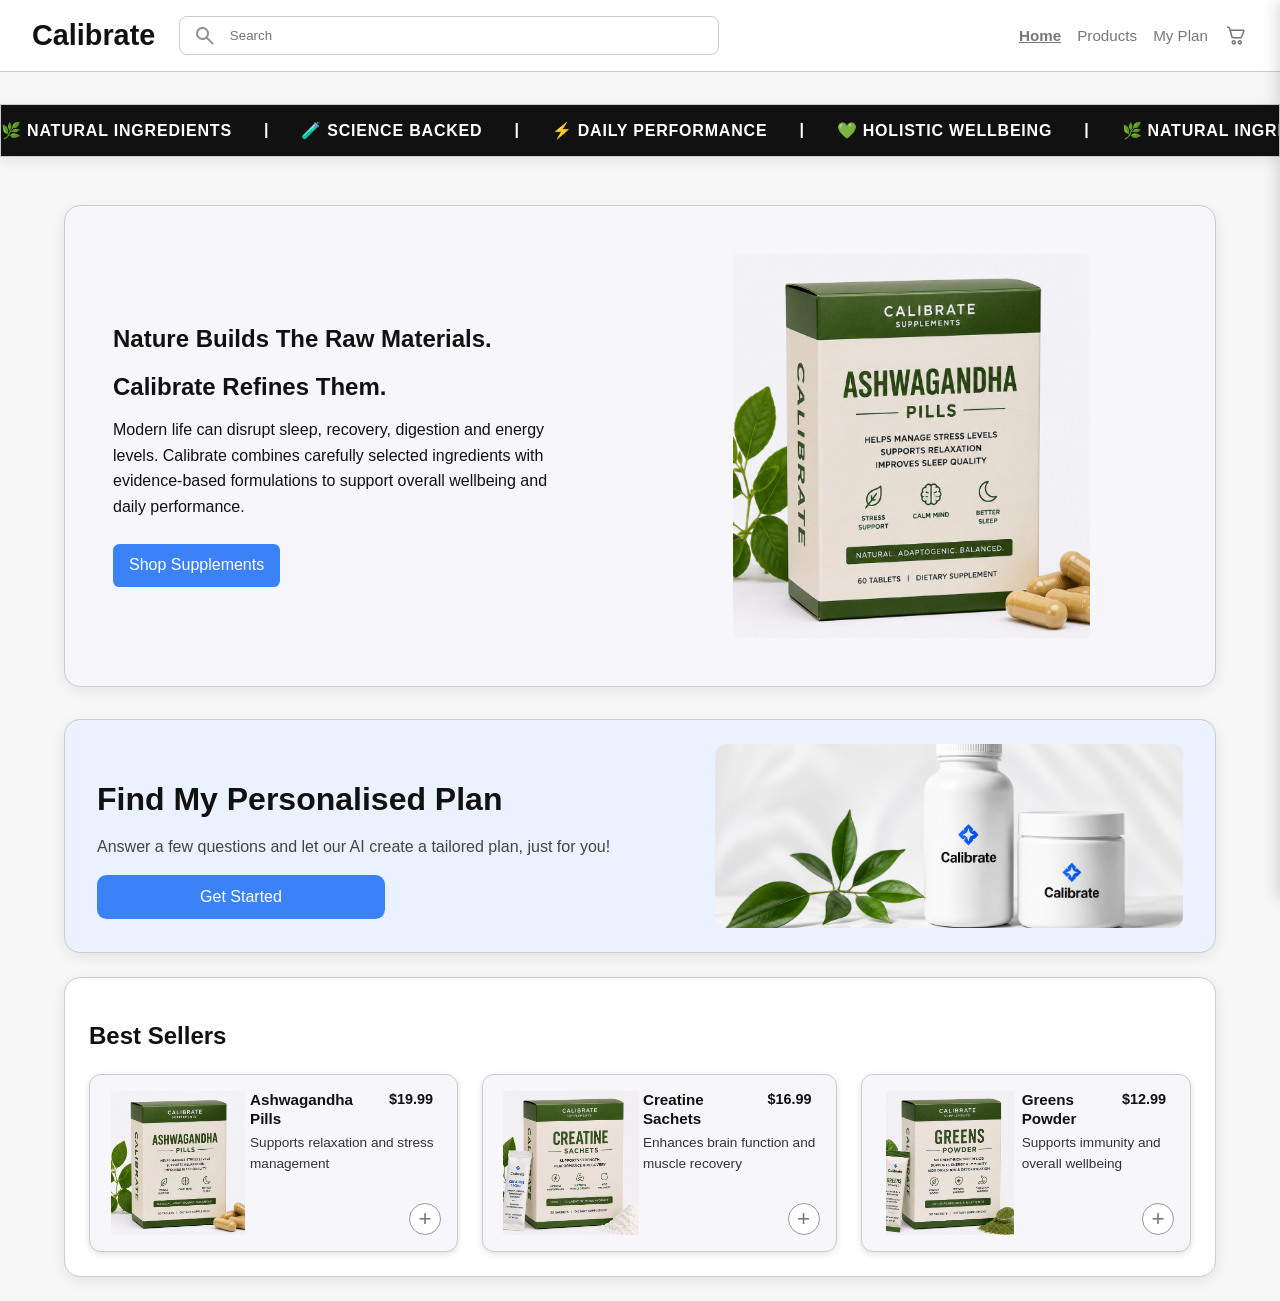
<file: index.html>
<!DOCTYPE html>
<html>


<head>
    <meta name="viewport" content="width=device-width, initial-scale=1.0">
    
    <link rel="stylesheet" href="styles.css">
    <link rel="stylesheet" href="homepage.css">
    <link rel="stylesheet" href="popup-cart.css">
    <link rel="stylesheet" href="responsive.css">

    <title>Calibrate</title>
</head>


<body>

    <header>
        <h1>Calibrate</h1>

        <div class="search-wrapper">
            <img class="search-icon" src="images/search.svg" alt="Search">
            <input class="nav-search" type="text" placeholder="Search">
        </div>

        <nav> <!--allows the user to move between pages-->
            <a href="index.html" class="active-page">Home</a>
            <a href="products.html">Products</a>
            <a href="plan.html">My Plan</a>
            <a class="cart-icon" href="cart.html" aria-label="Cart"> <img class="cart-icon-image" src="images/cart.svg" alt="Cart"></a>
        </nav>
    </header>
    
    <section class="scrolling-banner">
        
        <div class="scrolling-track">
            <span>🌿 NATURAL INGREDIENTS</span><span>|</span>
            <span>🧪 SCIENCE BACKED</span><span>|</span>
            <span>⚡ DAILY PERFORMANCE</span><span>|</span>
            <span>💚 HOLISTIC WELLBEING</span><span>|</span>
            <span>🌿 NATURAL INGREDIENTS</span><span>|</span>
            <span>🧪 SCIENCE BACKED</span><span>|</span>
            <span>⚡ DAILY PERFORMANCE</span><span>|</span>
            <span>💚 HOLISTIC WELLBEING</span><span>|</span>
            <span>🌿 NATURAL INGREDIENTS</span><span>|</span>
            <span>🧪 SCIENCE BACKED</span><span>|</span>
            <span>⚡ DAILY PERFORMANCE</span><span>|</span>
            <span>💚 HOLISTIC WELLBEING</span><span>|</span>
            <span>🌿 NATURAL INGREDIENTS</span><span>|</span>
            <span>🧪 SCIENCE BACKED</span><span>|</span>
            <span>⚡ DAILY PERFORMANCE</span><span>|</span>           
        </div>
    
    </section>

<main>

    <section class="brand-hero">
        
        <div class="brand-hero-content">
            
            <h2>Nature Builds The Raw Materials.</h2>
            
            <h2 class="hero-subheading">Calibrate Refines Them.</h2>
            
            <p>Modern life can disrupt sleep, recovery, digestion and energy levels. 
            Calibrate combines carefully selected ingredients with evidence-based 
            formulations to support overall wellbeing and daily performance.</p>
            
            <a class="button-link" href="products.html">Shop Supplements</a>
        
        </div>
        
        <div class="brand-hero-image">
            <img id="hero-image" src="images/ashwagandha.png" alt="Calibrate Supplements">
        </div>
    
    </section>

     <section class="introduction">
        <div>
            <h2>Find My Personalised Plan</h2>

            <p>Answer a few questions and let our AI create a tailored plan, just for you!</p>

            <!--button links to products page-->
            <a class="button-link" href="plan.html">Get Started</a>
        </div>

        <!--right side image placeholder-->
        <img class="home-image" src="images/homepage.png" alt="Calibrate Products">
    </section>
    
        <!--bestsellers-->
    <section class="product-list-section">
        
        <h2>Best Sellers</h2>
        
        <div class="home-products">
            
        <article class="home-product-card" onclick="window.location.href='ashwagandha.html'">
            <img class="product-card-image" src="images/ashwagandha.png" alt="Ashwagandha Pills">  
            <h3>Ashwagandha Pills</h3>
            <p>Supports relaxation and stress management</p>
            <p>$19.99</p>
            <button class="add-btn" onclick="event.stopPropagation()" data-name="Ashwagandha Pills" data-price="19.99" data-image="images/ashwagandha.png">+</button>
        </article>

        <article class="home-product-card" onclick="window.location.href='creatine.html'">
            <img class="product-card-image" src="images/creatine.png" alt="Creatine Sachets">
            <h3>Creatine Sachets</h3>
            <p>Enhances brain function and muscle recovery</p>
            <p>$16.99</p>
            <button class="add-btn" onclick="event.stopPropagation()" data-name="Creatine Sachets" data-price="16.99" data-image="images/creatine.png">+</button>
        </article>

        <article class="home-product-card" onclick="window.location.href='greens.html'">
            <img class="product-card-image" src="images/greens.png" alt="Greens Powder">
            <h3>Greens Powder</h3>
            <p>Supports immunity and overall wellbeing</p>
            <p>$12.99</p>
            <button class="add-btn" onclick="event.stopPropagation()" data-name="Greens Powder" data-price="12.99" data-image="images/greens.png">+</button>
        </article>

        </div>

    </section>

</main>

<aside id="pop-up-cart" class="pop-up-cart">
        <button id="collapse-pop-up-cart" class="collapse-pop-up-cart">x</button>
        <h2>Your Cart</h2>
        <div id="pop-up-cart-list"></div>
        <a class="button-link pop-up-cart-button" href="cart.html">View Cart</a>
        <button id="clear-pop-up-cart" class="clear-pop-up-cart">Clear Cart</button>
    </aside>

<script src="script.js"></script>
</body>

</html>
</file>
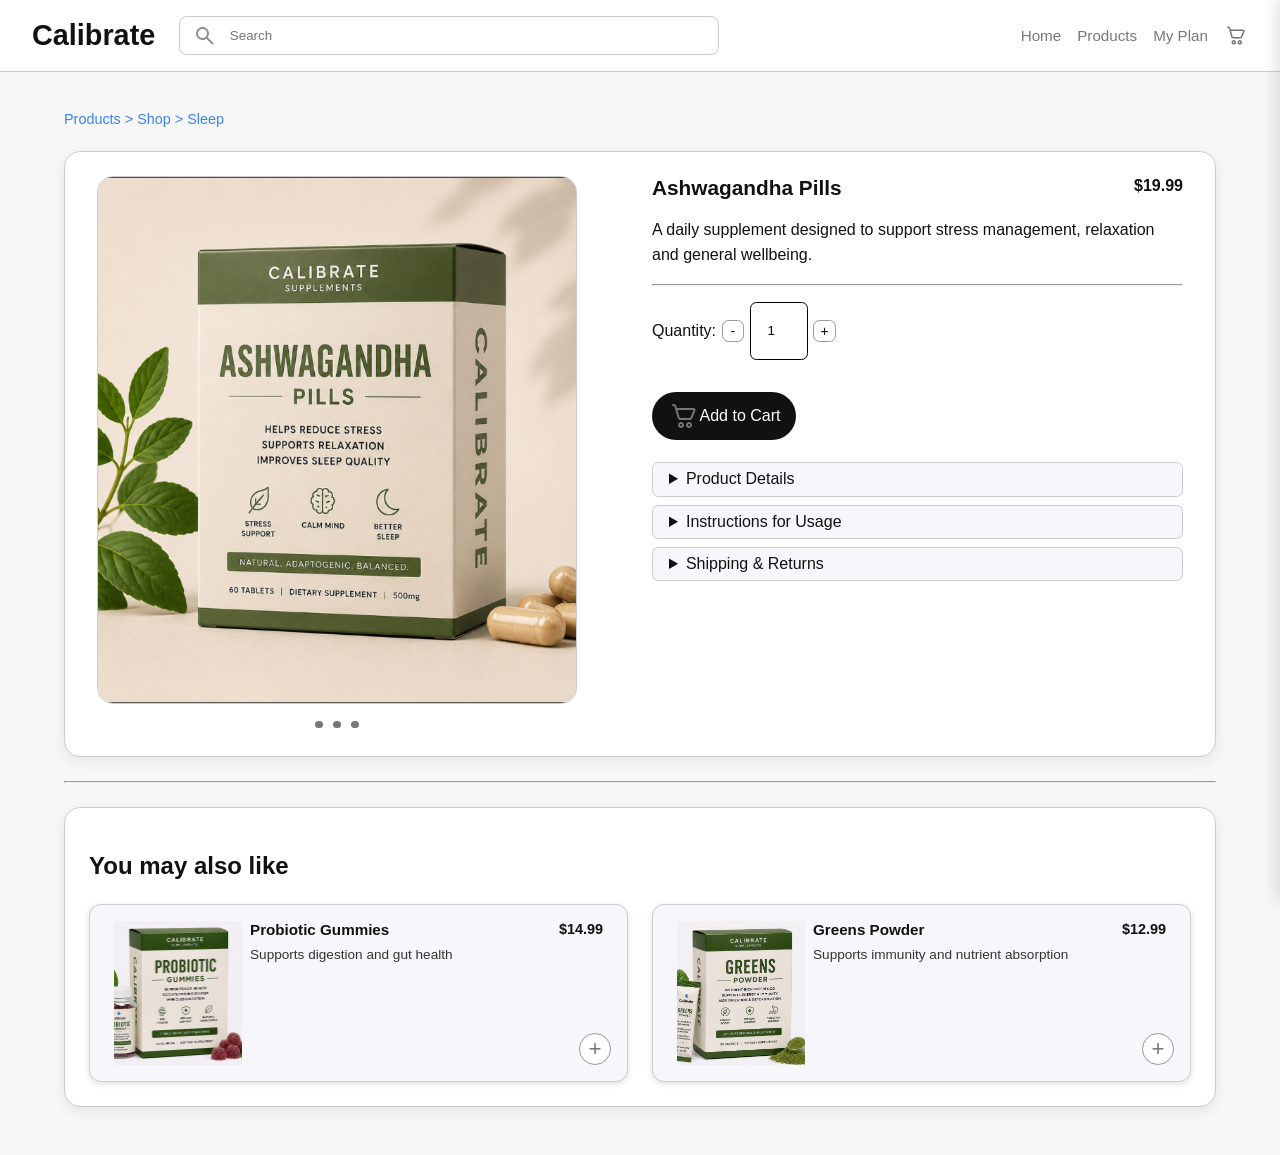
<file: ashwagandha.html>
<!DOCTYPE html>
<html>

<head>
    <meta name="viewport" content="width=device-width, initial-scale=1.0">
    
    <link rel="stylesheet" href="styles.css">
    <link rel="stylesheet" href="product-details.css">
    <link rel="stylesheet" href="popup-cart.css">
    <link rel="stylesheet" href="responsive.css">
    
    <title>Calibrate | Ashwagandha Pills</title>
</head>

<body>

    <header>
        <h1>Calibrate</h1>
        
        <div class="search-wrapper">
            <img class="search-icon" src="images/search.svg" alt="Search">
            <input class="nav-search" type="text" placeholder="Search">
        </div>

        <nav>
            <a href="index.html">Home</a>
            <a href="products.html">Products</a>
            <a href="plan.html">My Plan</a>
            <a class="cart-icon" href="cart.html" aria-label="Cart"> <img class="cart-icon-image" src="images/cart.svg" alt="Cart"></a>
        </nav>
    </header>

    <main>

        <p class="breadcrumbs">
            Products > Shop > Sleep
        </p>

        <section class="product-details">

            <div class="product-gallery">
                <img id="product-image" class="product-detail-image" src="images/ashwagandha1.png" alt="Ashwagandha Pills">

                <div class="image-dots">
                    <span></span>
                    <span></span>
                    <span></span>
                </div>
            </div>

            <div class="product-info">
                <div class="product-title-row">
                    <h2>Ashwagandha Pills</h2>
                    <p class="price">$19.99</p>
                </div>

                <p>
                    A daily supplement designed to support stress management, relaxation and general wellbeing.
                </p>

                <hr>

                <div class="quantity-row">
                    <span>Quantity:</span>
                    <button type="button" class="quantity-btn minus-btn">-</button>
                    <input type="number" value="1" min="1" class="quantity-input">
                    <button type="button" class="quantity-btn plus-btn">+</button>
                </div>
                
                <button class="add-btn product-main-button" data-name="Ashwagandha Pills" data-price="19.99" data-image="images/ashwagandha1.png">
                    <img class="button-cart-icon" src="images/cart.svg" alt="Cart">Add to Cart</button>
                
                <div class="product-accordion">
                    <details>
                        <summary>Product Details</summary>
                        <p>Supports relaxation, stress management and general wellbeing</p>
                    </details>

                    <details>
                        <summary>Instructions for Usage</summary>
                        <p>Take one capsule daily with water, preferably with food</p>
                    </details>

                    <details>
                        <summary>Shipping & Returns</summary>
                        <p>Orders are shipped within 3-5 business days. Returns accepted for unopened products</p>
                    </details>
                </div>
            </div>
        </section>

        <hr>

        <section>
            <h2>You may also like</h2>

            <div class="products">
                <article class="home-product-card" onclick="window.location.href='probiotic.html'">
                <img class="product-card-image" src="images/probiotic.png" alt="Probiotic Gummies">

                <h3>Probiotic Gummies</h3>
                <p>Supports digestion and gut health</p>
                <p>$14.99</p>

                <button class="add-btn" onclick="event.stopPropagation()" data-name="Probiotic Gummies" data-price="14.99" data-image="images/probiotic.png">
                    Add to Cart
                </button>
    
            </article>

            <article class="home-product-card" onclick="window.location.href='greens.html'">
                <img class="product-card-image" src="images/greens.png" alt="Greens Powder">

                <h3>Greens Powder</h3>
                <p>Supports immunity and nutrient absorption</p>
                <p>$12.99</p>

                <button class="add-btn" onclick="event.stopPropagation()" data-name="Greens Powder" data-price="12.99" data-image="images/greens.png">
                    Add to Cart
                </button>
            
            </article>

            </div>
        </section>

    
    </main>

    <aside id="pop-up-cart" class="pop-up-cart">
        <button id="collapse-pop-up-cart" class="collapse-pop-up-cart">x</button>
        <h2>Your Cart</h2>
        <div id="pop-up-cart-list"></div>
        <a class="button-link pop-up-cart-button" href="cart.html">View Cart</a>
        <button id="clear-pop-up-cart" class="clear-pop-up-cart">Clear Cart</button>
    </aside>

    <script src="script.js"></script>

</body>

</html>
</file>
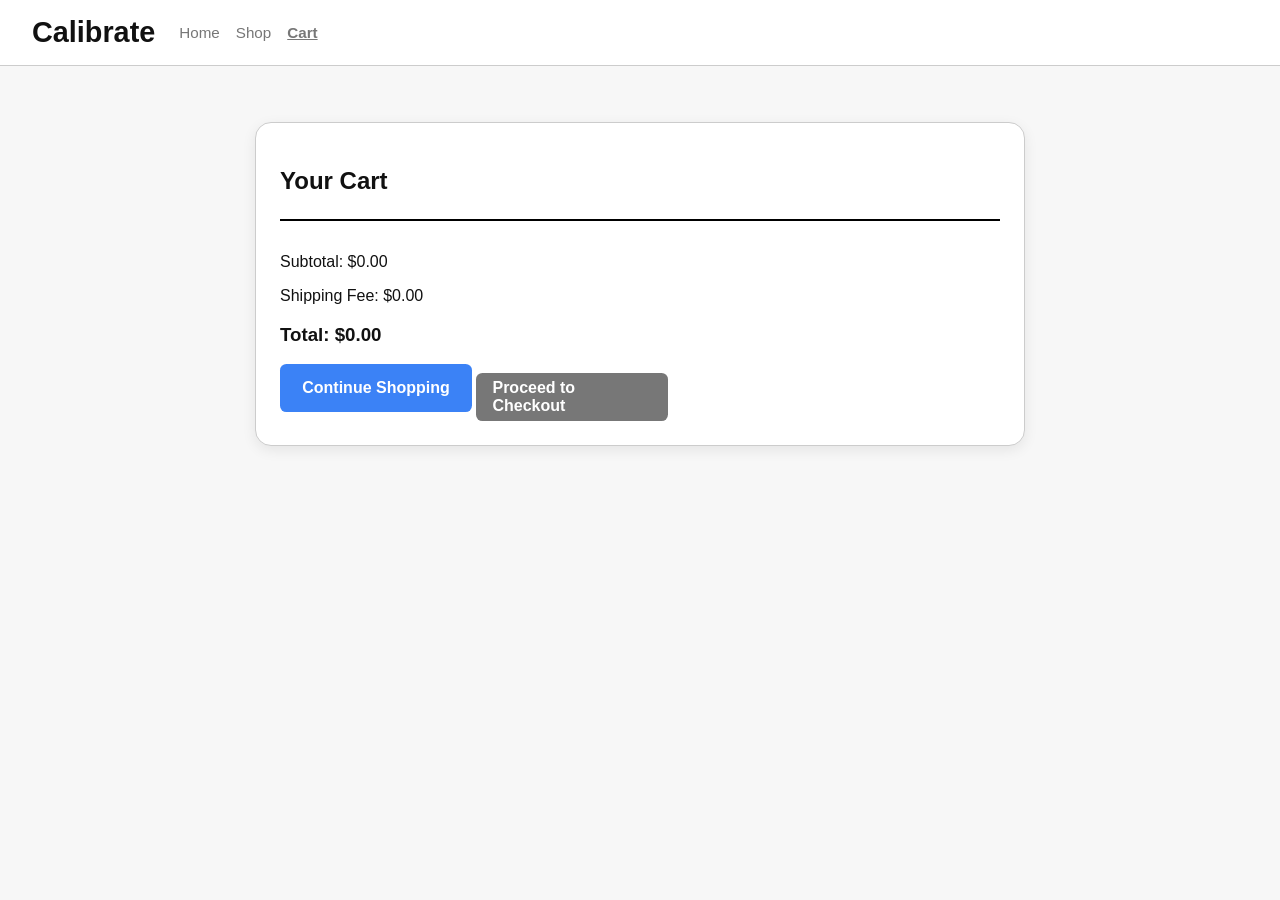
<file: cart.html>
<!DOCTYPE html>
<html>

<head>
    <meta name="viewport" content="width=device-width, initial-scale=1.0">
    
    <link rel="stylesheet" href="styles.css">
    <link rel="stylesheet" href="cart.css">
    <link rel="stylesheet" href="responsive.css">
    <title>Calibrate | Cart</title>
</head>


<body>

    <header>
        <h1>Calibrate</h1>

        <nav>
            <a href="index.html">Home</a>
            <a href="products.html">Shop</a>
            <a href="cart.html" class="active-page">Cart</a>
        </nav>
    </header>


    <main>

        <!--cart section-->
        <section class="cart-page">

            <h2>Your Cart</h2>

            <div id="cart-list"></div>

            <!--cart total-->
            <div class="cart-total">
                <p>Subtotal: <span id="cart-subtotal">$0.00</span></p>
                <p>Shipping Fee: <span id="cart-shipping">$3.99</span></p>
                <h3>Total: <span id="cart-total">$0.00</span></h3>
            </div>

            <a class="button-link cart-action-button" href="products.html">Continue Shopping</a>
            <a class="button-link cart-action button checkout-button" href="checkout.html">Proceed to Checkout</a>

        </section>

    </main>
<script src="script.js"></script>
</body>

</html>
</file>
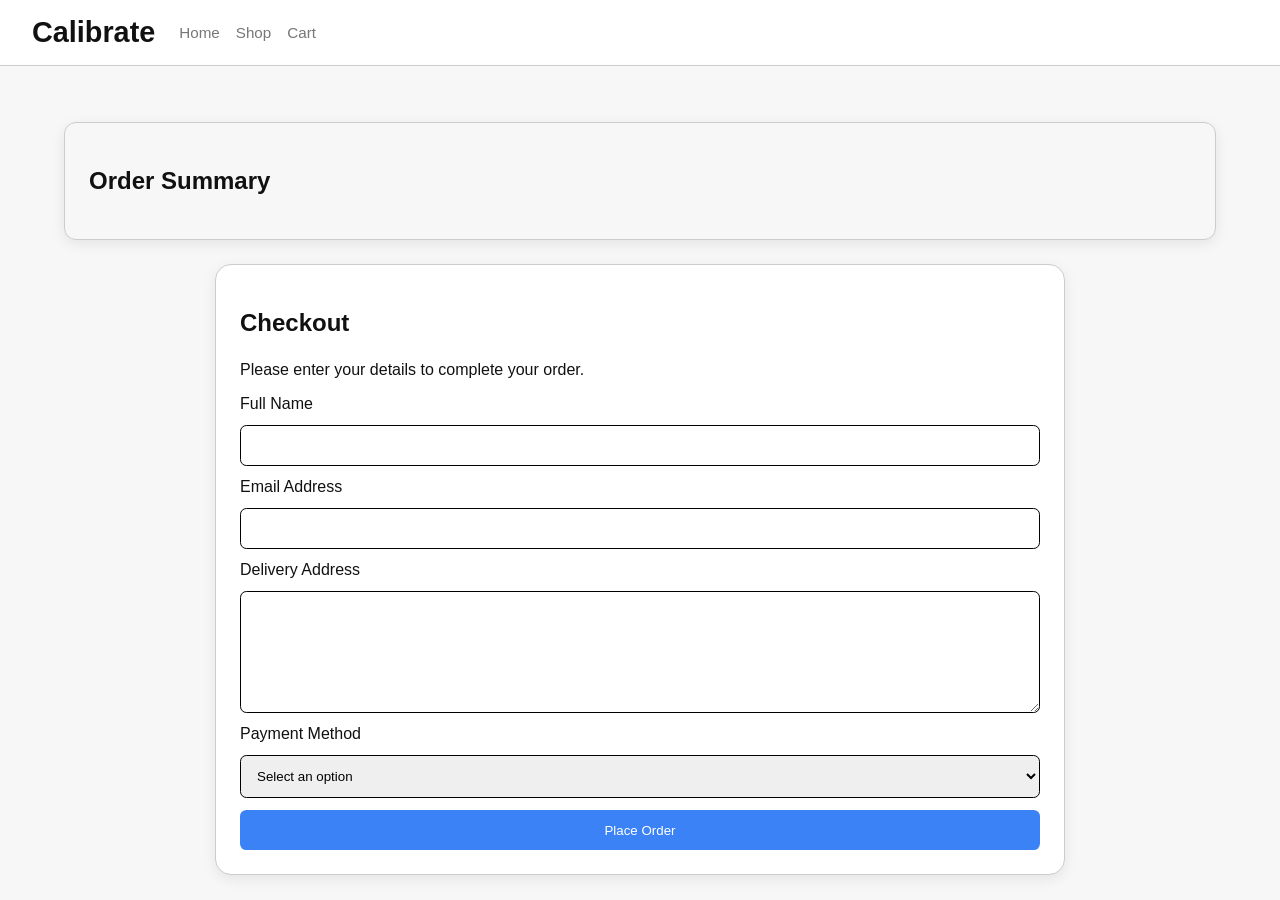
<file: checkout.html>
<!DOCTYPE html>
<html>

<head>
    <meta name="viewport" content="width=device-width, initial-scale=1.0">
    
    <link rel="stylesheet" href="styles.css">
    <link rel="stylesheet" href="cart.css">
    <link rel="stylesheet" href="responsive.css">
    
    <title>Calibrate | Checkout</title>
</head>

<body>

    <header>
        <h1>Calibrate</h1>

        <nav>
            <a href="index.html">Home</a>
            <a href="products.html">Shop</a>
            <a href="cart.html">Cart</a>
        </nav>
    </header>

    <main>

        <div class="order-summary">
            <h2>Order Summary</h2>
            <div id="checkout-list"></div>
        </div>


        <section class="checkout-section">
            <h2>Checkout</h2>
            <p>Please enter your details to complete your order.</p>

            <form action="confirmation.html">

                <label for="name">Full Name</label>
                <input type="text" id="name" name="name" required>

                <label for="email">Email Address</label>
                <input type="email" id="email" name="email" required>

                <label for="address">Delivery Address</label>
                <textarea id="address" name="address" required></textarea>

                <label for="payment">Payment Method</label>
                <select id="payment" name="payment" required>
                    <option value="">Select an option</option>
                    <option value="card">Card</option>
                    <option value="paypal">Paypal</option>
                    <option value="afterpay">Afterpay</option>
                </select>

                <button type="submit">Place Order</button>

            </form>
        </section>

    </main>
    
    <script src="script.js"></script>
</body>

</html>
</file>
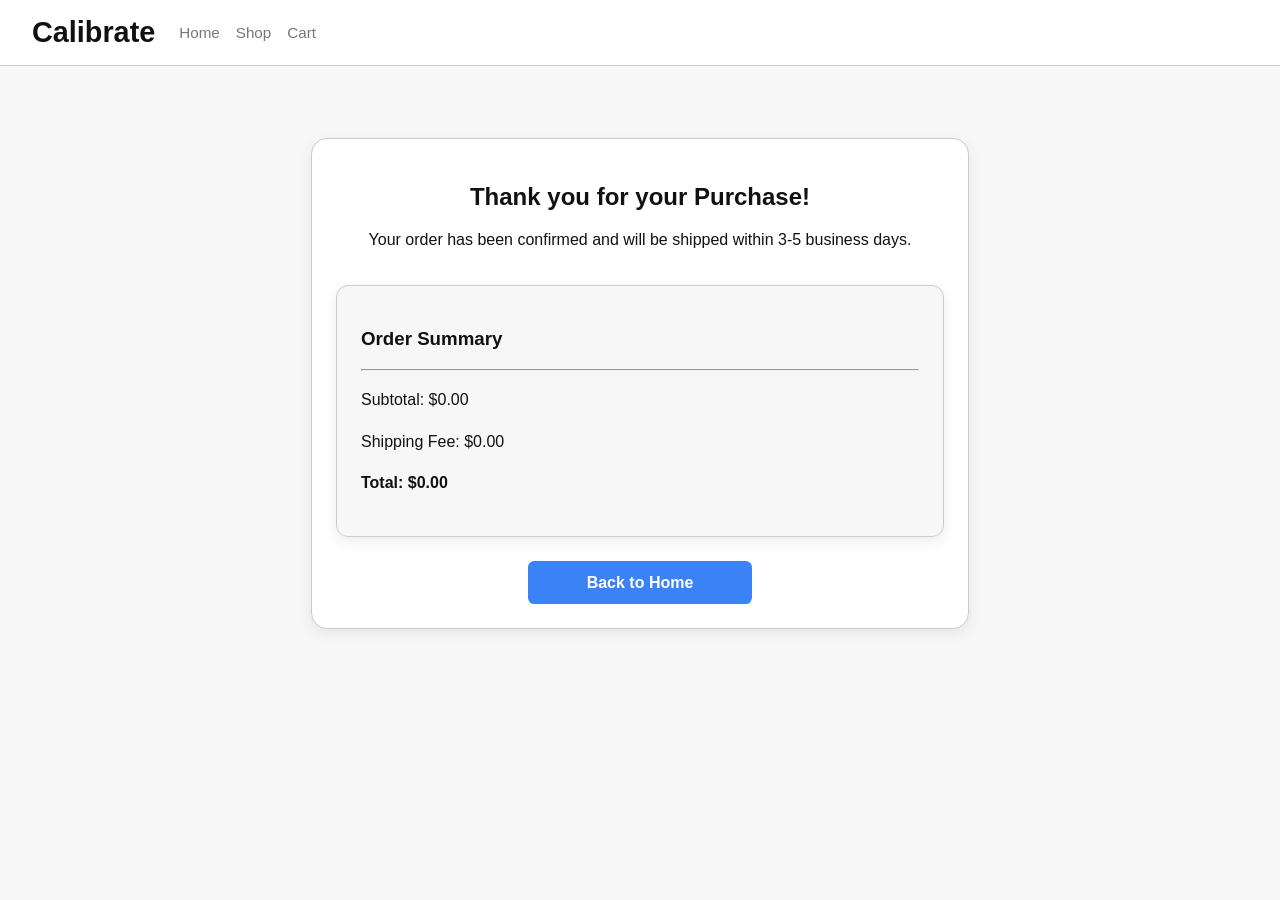
<file: confirmation.html>
<!DOCTYPE html>
<html>

<head>
    <meta name="viewport" content="width=device-width, initial-scale=1.0">
    <link rel="stylesheet" href="styles.css">
    <link rel="stylesheet" href="cart.css">
    <link rel="stylesheet" href="responsive.css">
    
    <title>Calibrate | Confirmation</title>
</head>


<body>

    <header>
        <h1>Calibrate</h1>

        <nav>
            <a href="index.html">Home</a>
            <a href="products.html">Shop</a>
            <a href="cart.html">Cart</a>
        </nav>
    </header>

    <main>

        <!--confirmation-->
        <section class="confirmation-box">

            <h2>Thank you for your Purchase!</h2>
            <p>Your order has been confirmed and will be shipped within 3-5 business days.</p>

            <!--order summary-->
            <div class="order-summary">
                <h3>Order Summary</h3>

                <div id="confirmation-list"></div>

                <hr>

                <p>Subtotal: <span id="cart-subtotal">$0.00</span></p>
                <p>Shipping Fee: <span id="cart-shipping">$3.99</span></p>
                <p><strong>Total: <span id="cart-total">$0.00</span></strong>
            </div>

            <!--return home button-->
            <a class="button-link" href="index.html">Back to Home</a>

        </section>

    </main>

    <script src="script.js"></script>
</body>

</html>
</file>
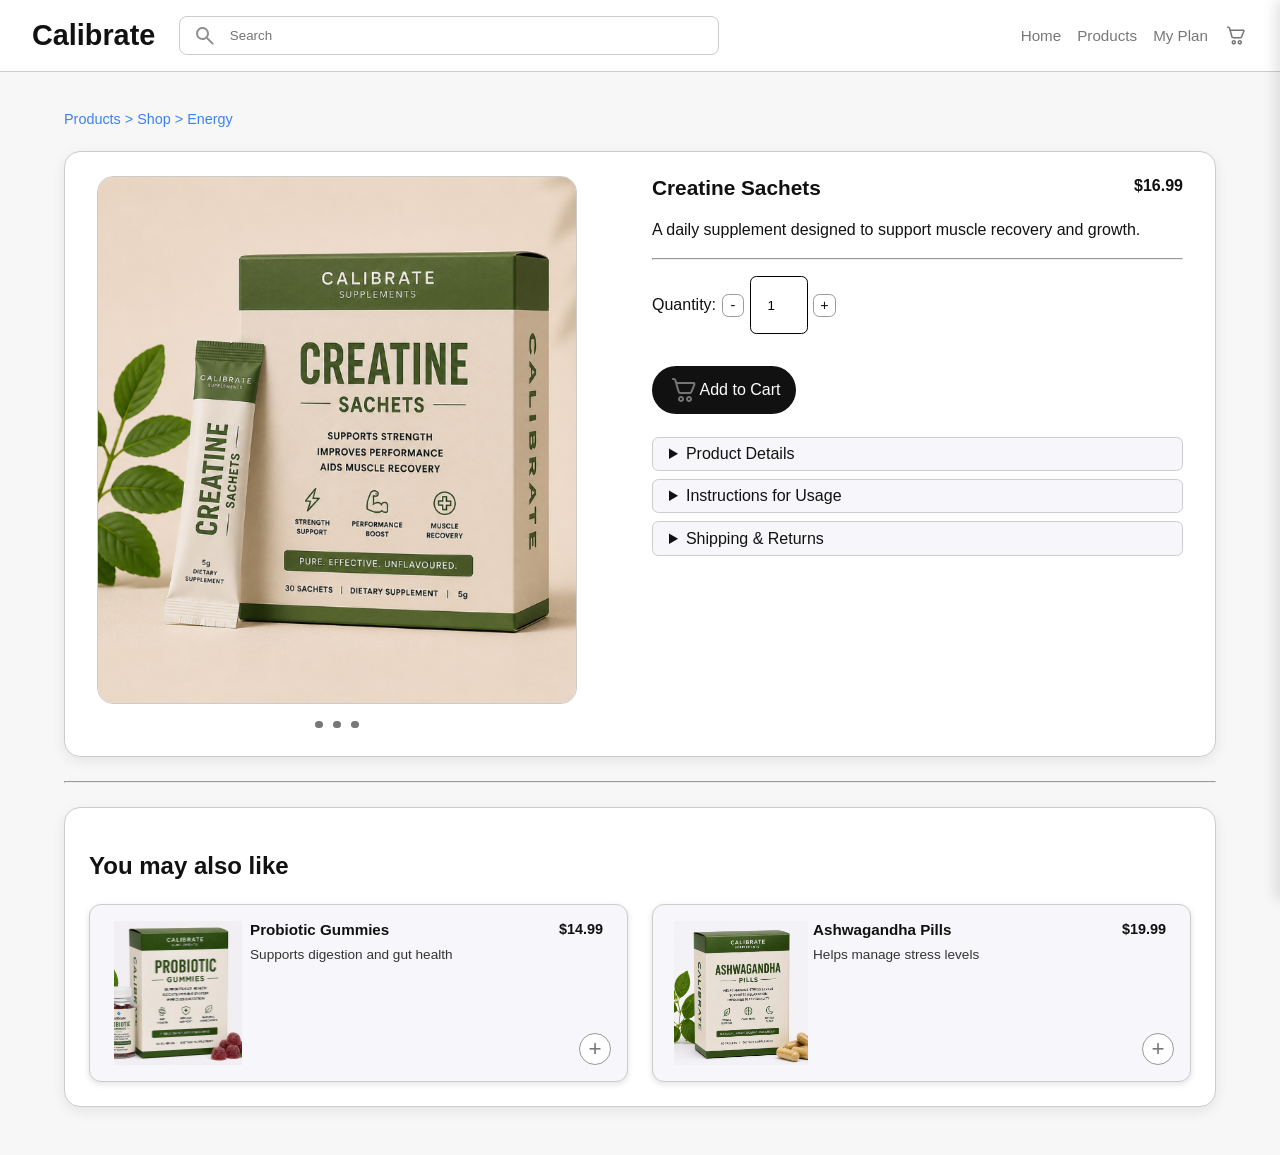
<file: creatine.html>
<!DOCTYPE html>
<html>

<head>
    <meta name="viewport" content="width=device-width, initial-scale=1.0">

    <link rel="stylesheet" href="styles.css">
    <link rel="stylesheet" href="product-details.css">
    <link rel="stylesheet" href="popup-cart.css">
    <link rel="stylesheet" href="responsive.css">
    
    <title>Calibrate | Creatine Sachets</title>
</head>

<body>

    <header>
        <h1>Calibrate</h1>

        <div class="search-wrapper">
            <img class="search-icon" src="images/search.svg" alt="Search">
            <input class="nav-search" type="text" placeholder="Search">
        </div>

        <nav>
            <a href="index.html">Home</a>
            <a href="products.html">Products</a>
            <a href="plan.html">My Plan</a>
            <a class="cart-icon" href="cart.html" aria-label="Cart"> <img class="cart-icon-image" src="images/cart.svg" alt="Cart"></a>
        </nav>
    </header>

    <main>

        <p class="breadcrumbs">
            Products > Shop > Energy
        </p>

        <section class="product-details">

            <div class="product-gallery">
                <img id="product-image" class="product-detail-image" src="images/creatine1.png" alt="Creatine Sachets">

                <div class="image-dots">
                    <span></span>
                    <span></span>
                    <span></span>
                </div>
            </div>

            <div class="product-info">
                <div class="product-title-row">
                    <h2>Creatine Sachets</h2>
                    <p class="price">$16.99</p>
                </div>

                <p>
                    A daily supplement designed to support muscle recovery and growth.
                </p>

                <hr>
                
                <div class="quantity-row">
                    <span>Quantity:</span>
                    <button type="button" class="quantity-btn minus-btn">-</button>
                    <input type="number" value="1" min="1" class="quantity-input">
                    <button type="button" class="quantity-btn plus-btn">+</button>
                </div>
                
                <button class="add-btn product-main-button" data-name="Creatine Sachets" data-price="16.99" data-image="images/creatine1.png">
                    <img class="button-cart-icon" src="images/cart.svg" alt="Cart">Add to Cart</button>

                
                <div class="product-accordion">
                    <details>
                        <summary>Product Details</summary>
                        <p>Supports muscle growth and cognitive function</p>
                    </details>

                    <details>
                        <summary>Instructions for Usage</summary>
                        <p>Take one sachet (or 3g) every day with water</p>
                    </details>

                    <details>
                        <summary>Shipping & Returns</summary>
                        <p>Orders are shipped within 3-5 business days. Returns accepted for unopened products</p>
                    </details>
                </div>
            </div>
        </section>

        <hr>

      <section>
            <h2>You may also like</h2>

            <div class="products">
                <article class="home-product-card" onclick="window.location.href='probiotic.html'">
                <img class="product-card-image" src="images/probiotic.png" alt="Probiotic Gummies">

                <h3>Probiotic Gummies</h3>
                <p>Supports digestion and gut health</p>
                <p>$14.99</p>

                <button class="add-btn" onclick="event.stopPropagation()" data-name="Probiotic Gummies" data-price="14.99" data-image="images/probiotic.png">
                    Add to Cart
                </button>
    
            </article>

            <article class="home-product-card" onclick="window.location.href='ashwagandha.html'">
                <img class="product-card-image" src="images/ashwagandha.png" alt="Ashwagandha Pills">

                <h3>Ashwagandha Pills</h3>
                <p>Helps manage stress levels</p>
                <p>$19.99</p>

                <button class="add-btn" onclick="event.stopPropagation()" data-name="Ashwagandha Pills" data-price="19.99" data-image="images/ashwagandha.png">
                    Add to Cart
                </button>
            
            </article>

            </div>
        </section>

    
    </main>
    
    <aside id="pop-up-cart" class="pop-up-cart">
        <button id="collapse-pop-up-cart" class="collapse-pop-up-cart">x</button>
        <h2>Your Cart</h2>
        <div id="pop-up-cart-list"></div>
        <a class="button-link pop-up-cart-button" href="cart.html">View Cart</a>
        <button id="clear-pop-up-cart" class="clear-pop-up-cart">Clear Cart</button>
    </aside>

    <script src="script.js"></script>

</body>

</html>
</file>
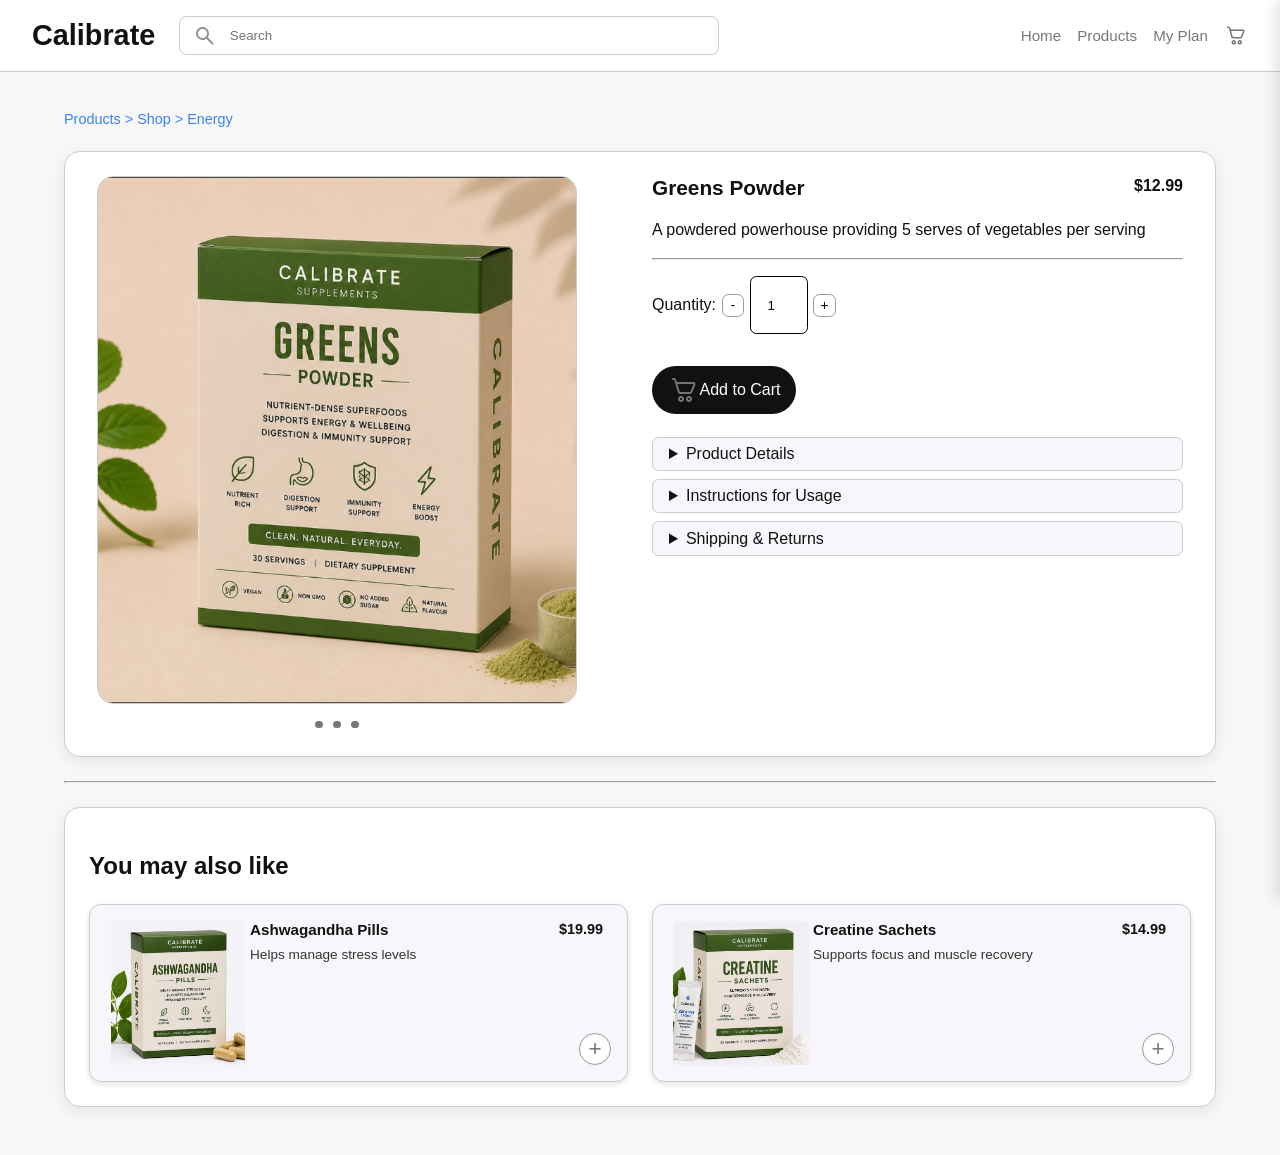
<file: greens.html>
<!DOCTYPE html>
<html>

<head>
    <meta name="viewport" content="width=device-width, initial-scale=1.0">
    
    <link rel="stylesheet" href="styles.css">
    <link rel="stylesheet" href="product-details.css">
    <link rel="stylesheet" href="popup-cart.css">
    <link rel="stylesheet" href="responsive.css">
    
    <title>Calibrate | Greens Powder</title>
</head>

<body>

    <header>
        <h1>Calibrate</h1>

        <div class="search-wrapper">
            <img class="search-icon" src="images/search.svg" alt="Search">
            <input class="nav-search" type="text" placeholder="Search">
        </div>

        <nav>
            <a href="index.html">Home</a>
            <a href="products.html">Products</a>
            <a href="plan.html">My Plan</a>
            <a class="cart-icon" href="cart.html" aria-label="Cart"> <img class="cart-icon-image" src="images/cart.svg" alt="Cart"></a>
        </nav>
    </header>

    <main>

        <p class="breadcrumbs">
            Products > Shop > Energy
        </p>

        <section class="product-details">

            <div class="product-gallery">
                <img id="product-image" class="product-detail-image" src="images/greens1.png" alt="Greens Powder">

                <div class="image-dots">
                    <span></span>
                    <span></span>
                    <span></span>
                </div>
            </div>

            <div class="product-info">
                <div class="product-title-row">
                    <h2>Greens Powder</h2>
                    <p class="price">$12.99</p>
                </div>

                <p>
                    A powdered powerhouse providing 5 serves of vegetables per serving
                </p>

                <hr>
                
                <div class="quantity-row">
                    <span>Quantity:</span>
                    <button type="button" class="quantity-btn minus-btn">-</button>
                    <input type="number" value="1" min="1" class="quantity-input">
                    <button type="button" class="quantity-btn plus-btn">+</button>
                </div>
                
                <button class="add-btn product-main-button" data-name="Greens Powder" data-price="12.99" data-image="images/greens1.png">
                    <img class="button-cart-icon" src="images/cart.svg" alt="Cart">Add to Cart</button>
                
                <div class="product-accordion">
                    <details>
                        <summary>Product Details</summary>
                        <p>Supports immunity, nutrient absorption and energy levels</p>
                    </details>

                    <details>
                        <summary>Instructions for Usage</summary>
                        <p>Take 5g of powder every day with water</p>
                    </details>

                    <details>
                        <summary>Shipping & Returns</summary>
                        <p>Orders are shipped within 3-5 business days. Returns accepted for unopened products</p>
                    </details>
                </div>
            </div>
        </section>

        <hr>

      <section>
            <h2>You may also like</h2>

            <div class="products">

            <article class="home-product-card" onclick="window.location.href='ashwagandha.html'">
                <img class="product-card-image" src="images/ashwagandha.png" alt="Ashwagandha Pills">

                <h3>Ashwagandha Pills</h3>
                <p>Helps manage stress levels</p>
                <p>$19.99</p>

                <button class="add-btn" onclick="event.stopPropagation()"data-name="Ashwagandha Pills" data-price="19.99">
                    Add to Cart
                </button>
            
            </article>

            <article class="home-product-card" onclick="window.location.href='creatine.html'">
                <img class="product-card-image" src="images/creatine.png" alt="Creatine Sachets">

                <h3>Creatine Sachets</h3>
                <p>Supports focus and muscle recovery</p>
                <p>$14.99</p>
                <button class="add-btn" onclick="event.stopPropagation()" data-name="Creatine Sachets" data-price="16.99">
                    Add to Cart
                </button>
            
            </article>

            </div>
        </section>

    
    </main>

    <aside id="pop-up-cart" class="pop-up-cart">
        <button id="collapse-pop-up-cart" class="collapse-pop-up-cart">x</button>
        <h2>Your Cart</h2>
        <div id="pop-up-cart-list"></div>
        <a class="button-link pop-up-cart-button" href="cart.html">View Cart</a>
        <button id="clear-pop-up-cart" class="clear-pop-up-cart">Clear Cart</button>
    </aside>

    <script src="script.js"></script>

</body>

</html>
</file>
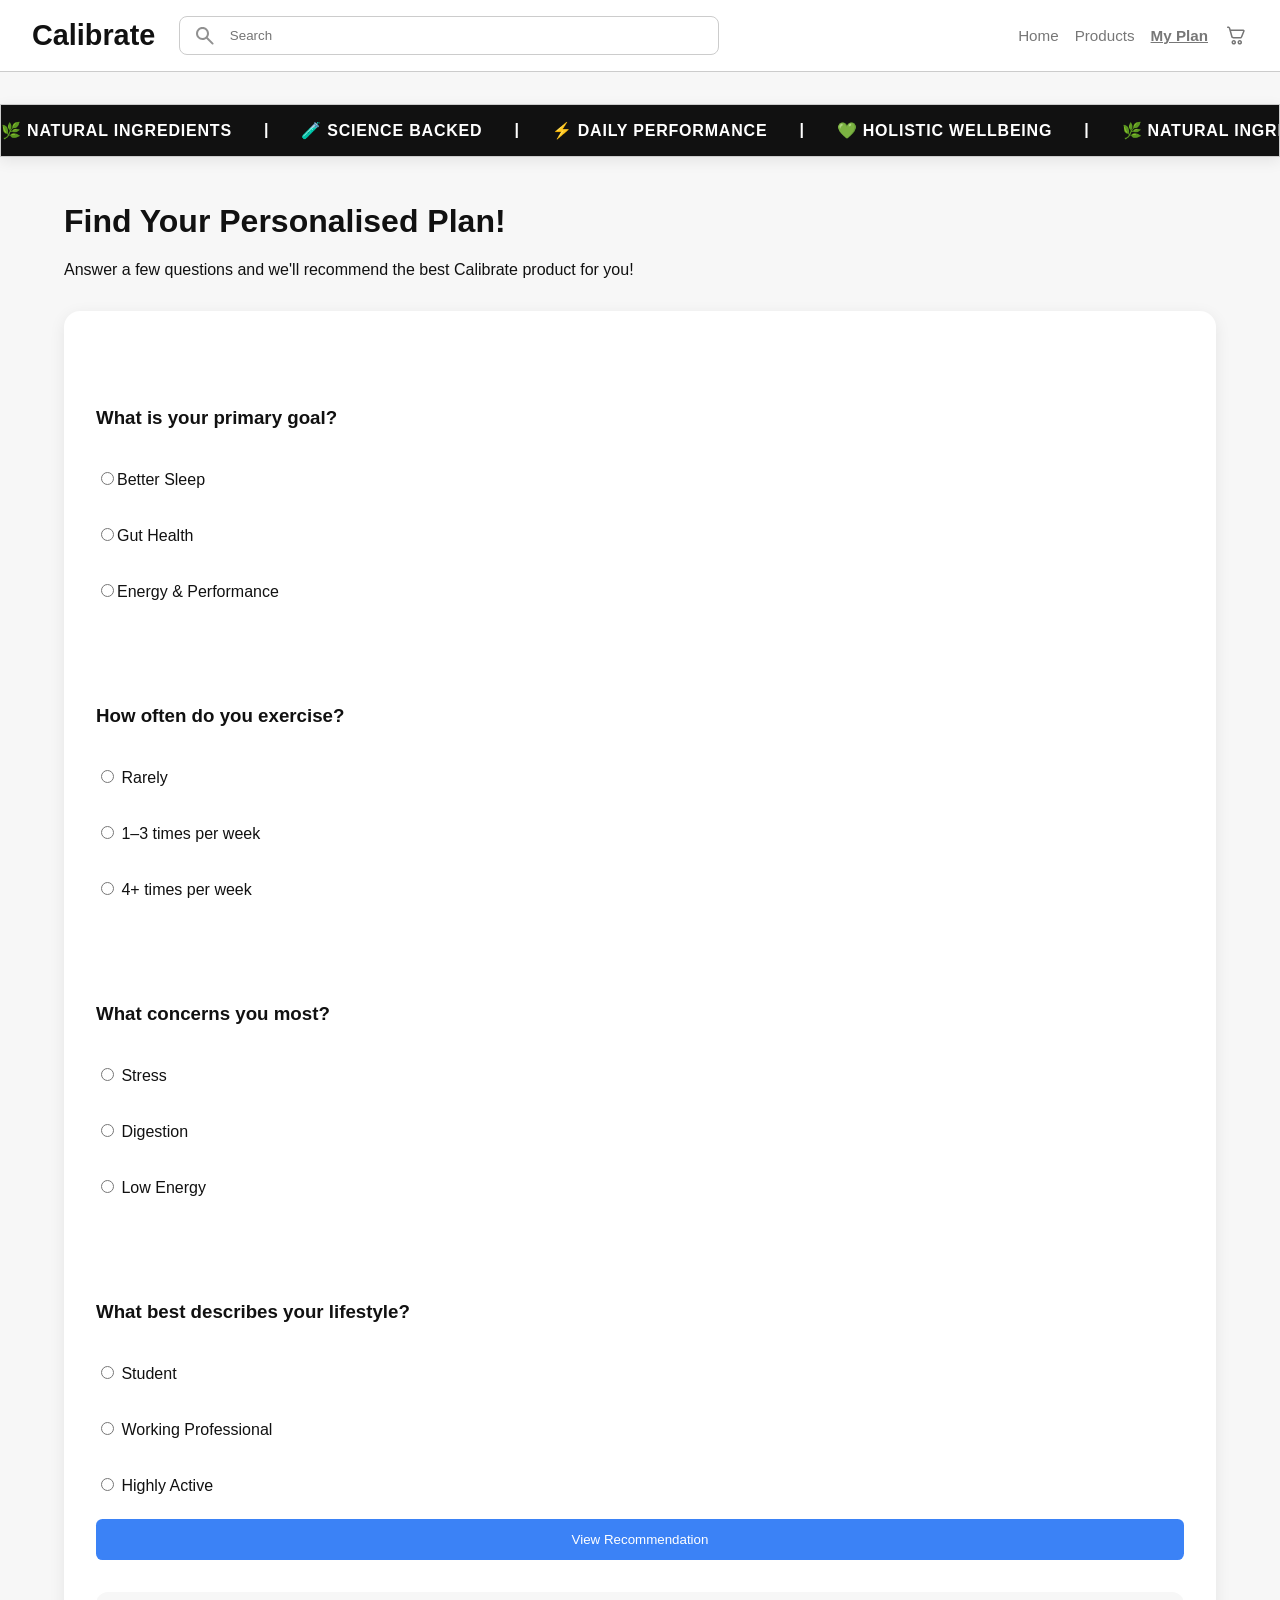
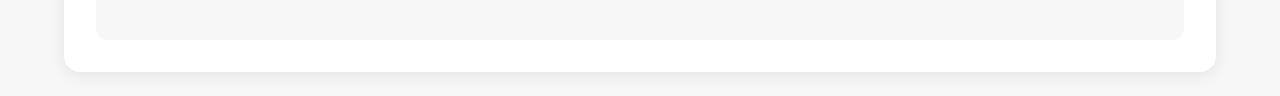
<file: plan.html>
<!DOCTYPE html>
<html>

<head>
    <meta name="viewport" content="width=device-width, initial-scale=1.0">
    
    <link rel="stylesheet" href="styles.css">
    <link rel="stylesheet" href="plan.css">
    <link rel="stylesheet" href="popup-cart.css">
    <link rel="stylesheet" href="responsive.css">

    <title>Calibrate | My Plan</title>
</head>

<body>

    <header>
        <h1>Calibrate</h1>

        <div class="search-wrapper">
            <img class="search-icon" src="images/search.svg" alt="Search">
            <input class="nav-search" type="text" placeholder="Search">
        </div>

        <nav> <!--allows the user to move between pages-->
            <a href="index.html">Home</a>
            <a href="products.html">Products</a>
            <a href="plan.html" class="active-page">My Plan</a>
            <a class="cart-icon" href="cart.html" aria-label="Cart"> <img class="cart-icon-image" src="images/cart.svg" alt="Cart"></a>
        </nav>
    </header>

    <section class="scrolling-banner">
        
        <div class="scrolling-track">
            <span>🌿 NATURAL INGREDIENTS</span><span>|</span>
            <span>🧪 SCIENCE BACKED</span><span>|</span>
            <span>⚡ DAILY PERFORMANCE</span><span>|</span>
            <span>💚 HOLISTIC WELLBEING</span><span>|</span>
            <span>🌿 NATURAL INGREDIENTS</span><span>|</span>
            <span>🧪 SCIENCE BACKED</span><span>|</span>
            <span>⚡ DAILY PERFORMANCE</span><span>|</span>
            <span>💚 HOLISTIC WELLBEING</span><span>|</span>
            <span>🌿 NATURAL INGREDIENTS</span><span>|</span>
            <span>🧪 SCIENCE BACKED</span><span>|</span>
            <span>⚡ DAILY PERFORMANCE</span><span>|</span>
            <span>💚 HOLISTIC WELLBEING</span><span>|</span>
            <span>🌿 NATURAL INGREDIENTS</span><span>|</span>
            <span>🧪 SCIENCE BACKED</span><span>|</span>
            <span>⚡ DAILY PERFORMANCE</span><span>|</span>           
        </div>
    
    </section>

    <main>
        
        <h1>Find Your Personalised Plan!</h1>

        <p>Answer a few questions and we'll recommend the best Calibrate product for you!</p>
        
        <div class="plan-card">
        <form id="plan-form">

            <h3>What is your primary goal?</h3>
            <label><input type="radio" name="goal" value="sleep">Better Sleep</label>    
            <label><input type="radio" name="goal" value="gut">Gut Health</label>
            <label><input type="radio" name="goal" value="energy">Energy & Performance</label>
            
            <br><br>

            <h3>How often do you exercise?</h3>
            <label><input type="radio" name="exercise" value="low"> Rarely</label>
            <label><input type="radio" name="exercise" value="medium"> 1–3 times per week</label>
            <label><input type="radio" name="exercise" value="high"> 4+ times per week</label>

            <br><br>

            <h3>What concerns you most?</h3>
            <label><input type="radio" name="concern" value="stress"> Stress</label>
            <label><input type="radio" name="concern" value="digestion"> Digestion</label>
            <label><input type="radio" name="concern" value="fatigue"> Low Energy</label>

            <br><br>

            <h3>What best describes your lifestyle?</h3>
            <label><input type="radio" name="lifestyle" value="student"> Student</label>
            <label><input type="radio" name="lifestyle" value="working"> Working Professional</label>
            <label><input type="radio" name="lifestyle" value="active"> Highly Active</label>
            
            <button type="submit">View Recommendation</button>
        </form>
        <div id="result"></div>
        </div>
    
    </main>

</body>

<script src="script.js"></script>
</file>
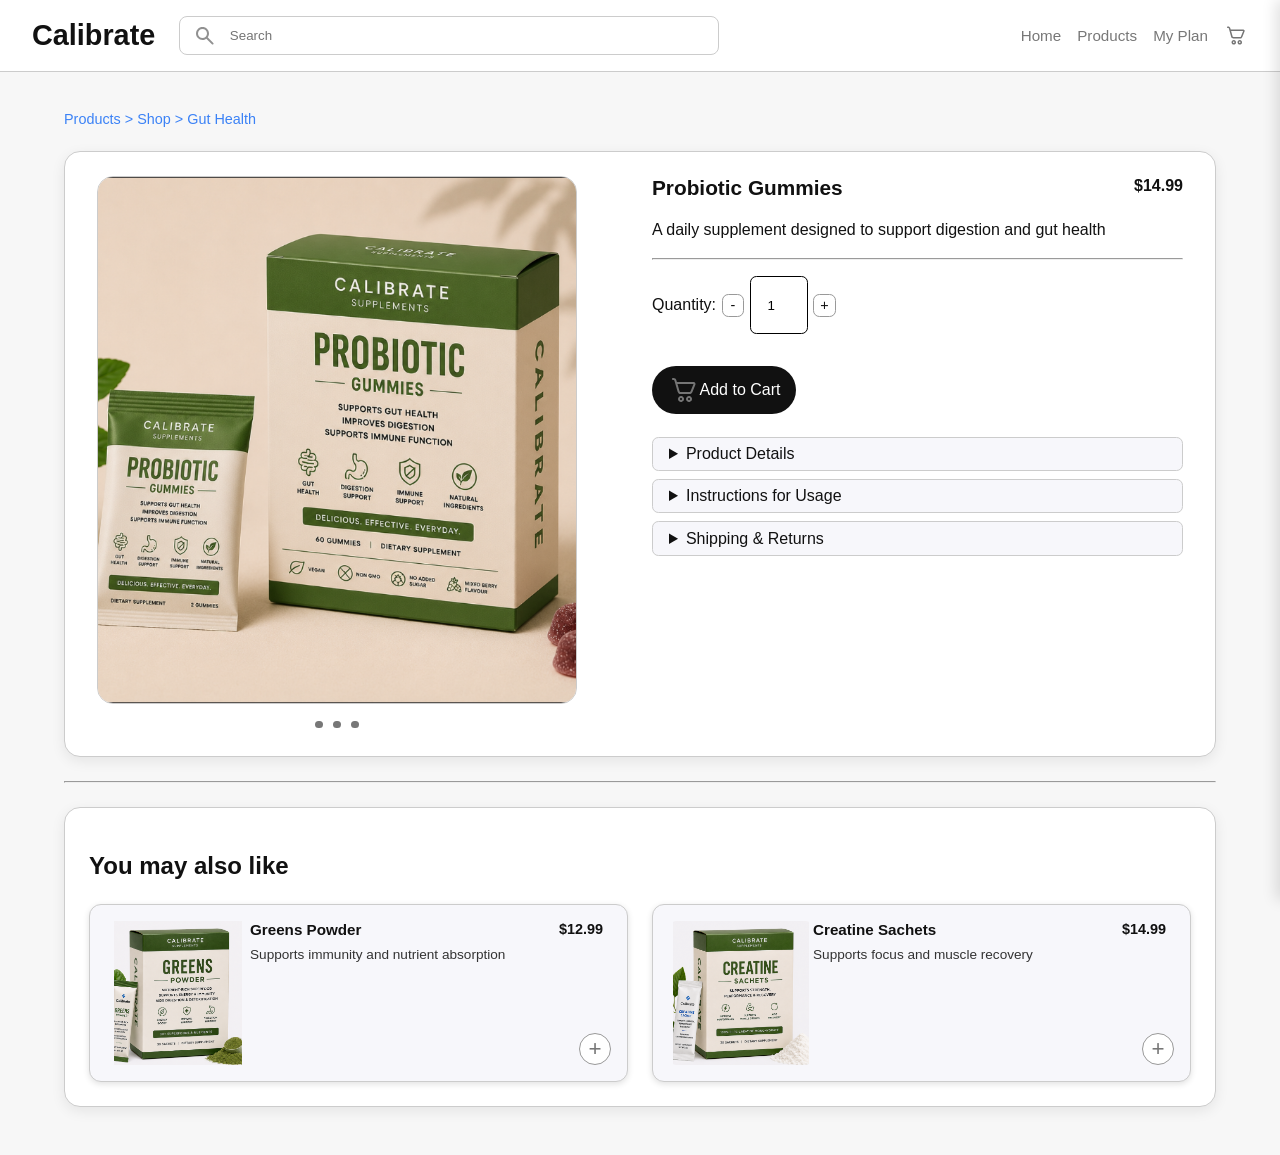
<file: probiotic.html>
<!DOCTYPE html>
<html>

<head>
    <meta name="viewport" content="width=device-width, initial-scale=1.0">
    
    <link rel="stylesheet" href="styles.css">
    <link rel="stylesheet" href="product-details.css">
    <link rel="stylesheet" href="popup-cart.css">
    <link rel="stylesheet" href="responsive.css">
    
    <title>Calibrate | Probiotic Gummies</title>
</head>

<body>

    <header>
        <h1>Calibrate</h1>

        <div class="search-wrapper">
            <img class="search-icon" src="images/search.svg" alt="Search">
            <input class="nav-search" type="text" placeholder="Search">
        </div>

        <nav>
            <a href="index.html">Home</a>
            <a href="products.html">Products</a>
            <a href="plan.html">My Plan</a>
            <a class="cart-icon" href="cart.html" aria-label="Cart"> <img class="cart-icon-image" src="images/cart.svg" alt="Cart"></a>
        </nav>
    </header>

    <main>

        <p class="breadcrumbs">
            Products > Shop > Gut Health
        </p>

        <section class="product-details">

            <div class="product-gallery">
                <img id="product-image" class="product-detail-image" src="images/gummies1.png" alt="Probiotic Gummies">

                <div class="image-dots">
                    <span></span>
                    <span></span>
                    <span></span>
                </div>
            </div>

            <div class="product-info">
                <div class="product-title-row">
                    <h2>Probiotic Gummies</h2>
                    <p class="price">$14.99</p>
                </div>

                <p>
                    A daily supplement designed to support digestion and gut health
                </p>

                <hr>
                
                <div class="quantity-row">
                    <span>Quantity:</span>
                    <button type="button" class="quantity-btn minus-btn">-</button>
                    <input type="number" value="1" min="1" class="quantity-input">
                    <button type="button" class="quantity-btn plus-btn">+</button>
                </div>
                
                <button class="add-btn product-main-button" data-name="Probiotic Gummies" data-price="14.99" data-image="images/gummies1.png">
                    <img class="button-cart-icon" src="images/cart.svg" alt="Cart">Add to Cart</button>

                
                <div class="product-accordion">
                    <details>
                        <summary>Product Details</summary>
                        <p>Supports gut health, skin health and digestion</p>
                    </details>

                    <details>
                        <summary>Instructions for Usage</summary>
                        <p>Take one gummie every day</p>
                    </details>

                    <details>
                        <summary>Shipping & Returns</summary>
                        <p>Orders are shipped within 3-5 business days. Returns accepted for unopened products</p>
                    </details>
                </div>
            </div>
        </section>

        <hr>

      <section>
            <h2>You may also like</h2>

            <div class="products">
                <article class="home-product-card" onclick="window.location.href='greens.html'">
                <img class="product-card-image" src="images/greens.png" alt="Greens Powder">

                <h3>Greens Powder</h3>
                <p>Supports immunity and nutrient absorption</p>
                <p>$12.99</p>

                <button class="add-btn" onclick="event.stopPropagation()" data-name="Greens Powder" data-price="12.99" data-image="images/greens.png">
                    Add to Cart
                </button>
    
            </article>

            <article class="home-product-card" onclick="window.location.href='creatine.html'">
                <img class="product-card-image" src="images/creatine.png" alt="Creatine Sachets">

                <h3>Creatine Sachets</h3>
                <p>Supports focus and muscle recovery</p>
                <p>$14.99</p>
                <button class="add-btn" onclick="event.stopPropagation()"data-name="Creatine Sachets" data-price="16.99" data-image="images/creatine.png">
                    Add to Cart
                </button>
            
            </article>

            </div>
        </section>

    
    </main>
    
    <aside id="pop-up-cart" class="pop-up-cart">
        <button id="collapse-pop-up-cart" class="collapse-pop-up-cart">x</button>
        <h2>Your Cart</h2>
        <div id="pop-up-cart-list"></div>
        <a class="button-link pop-up-cart-button" href="cart.html">View Cart</a>
        <button id="clear-pop-up-cart" class="clear-pop-up-cart">Clear Cart</button>
    </aside>

    <script src="script.js"></script>

</body>

</html>
</file>
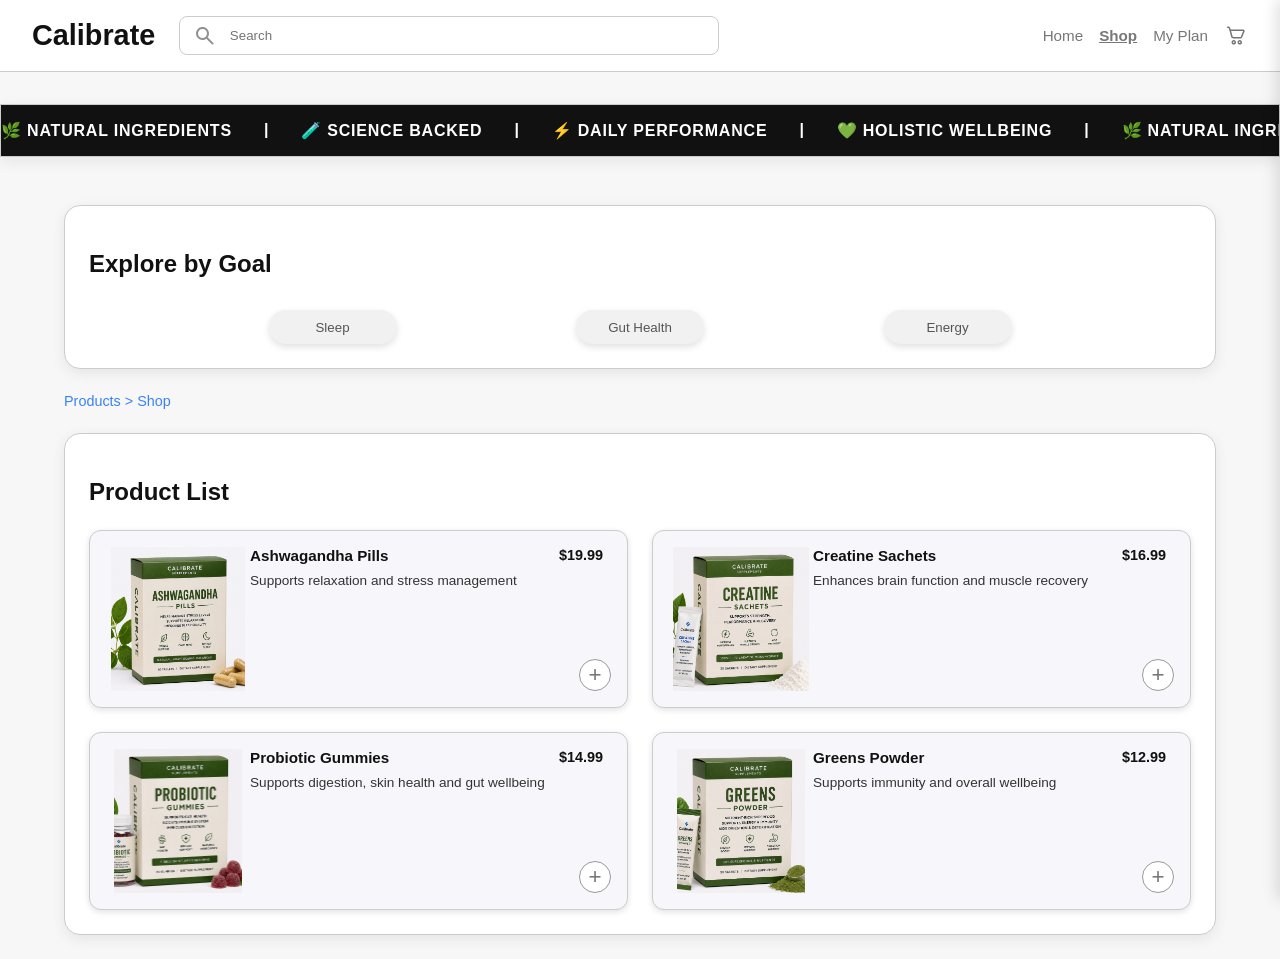
<file: products.html>
<!DOCTYPE html>
<html>

<head>
    <meta name="viewport" content="width=device-width, initial-scale=1.0">
    
    <link rel="stylesheet" href="styles.css">
    <link rel="stylesheet" href="responsive.css">
    <link rel="stylesheet" href="popup-cart.css">

    <title>Calibrate | Shop</title>
</head>

<body>

    <header>
        <h1>Calibrate</h1>

        <div class="search-wrapper">
            <img class="search-icon" src="images/search.svg" alt="Search">
            <input class="nav-search" type="text" placeholder="Search">
        </div>
        
        <nav>
            <a href="index.html">Home</a>
            <a href="products.html" class="active-page">Shop</a>
            <a href="plan.html">My Plan</a>
            <a class="cart-icon" href="cart.html" aria-label="Cart"> <img class="cart-icon-image" src="images/cart.svg" alt="Cart"></a>
        </nav>
    </header>

    <section class="scrolling-banner">
        
        <div class="scrolling-track">
            <span>🌿 NATURAL INGREDIENTS</span><span>|</span>
            
            <span>🧪 SCIENCE BACKED</span><span>|</span>
            
            <span>⚡ DAILY PERFORMANCE</span><span>|</span>
            
            <span>💚 HOLISTIC WELLBEING</span><span>|</span>
            
            <span>🌿 NATURAL INGREDIENTS</span><span>|</span>
            
            <span>🧪 SCIENCE BACKED</span><span>|</span>
            
            <span>⚡ DAILY PERFORMANCE</span><span>|</span>
            
            <span>💚 HOLISTIC WELLBEING</span><span>|</span>

            <span>🌿 NATURAL INGREDIENTS</span><span>|</span>
            
            <span>🧪 SCIENCE BACKED</span><span>|</span>
            
            <span>⚡ DAILY PERFORMANCE</span><span>|</span>

            <span>💚 HOLISTIC WELLBEING</span><span>|</span>

            <span>🌿 NATURAL INGREDIENTS</span><span>|</span>
            
            <span>🧪 SCIENCE BACKED</span><span>|</span>
            
            <span>⚡ DAILY PERFORMANCE</span><span>|</span>           
        </div>
    
    </section>

    <main>

        <!--goals categories-->
        <section>
            <h2>Explore by Goal</h2>

        <div class="goal-buttons">
            <button onclick="window.location.href='ashwagandha.html'">Sleep</button>
            <button onclick="window.location.href='probiotic.html'">Gut Health</button>
            <button onclick="window.location.href='greens.html'">Energy</button>
        </div>
        </section>

        <p class="breadcrumbs">
            Products > Shop
        </p>
        
        <!--contains all products-->
        <section class="product-list-section">
            <h2>Product List</h2>
            
        <div class="products">

            
        <article class="home-product-card" onclick="window.location.href='ashwagandha.html'">
            <img class="product-card-image" src="images/ashwagandha.png" alt="Ashwagandha Pills">  
            <h3>Ashwagandha Pills</h3>
            <p>Supports relaxation and stress management</p>
            <p>$19.99</p>

            <button class="add-btn" onclick="event.stopPropagation()" data-name="Ashwagandha Pills" data-price="19.99" data-image="images/ashwagandha.png">+</button>

        </article>

        <article class="home-product-card" onclick="window.location.href='creatine.html'">
            <img class="product-card-image" src="images/creatine.png" alt="Creatine Sachets">
            <h3>Creatine Sachets</h3>
            <p>Enhances brain function and muscle recovery</p>
            <p>$16.99</p>

            <button class="add-btn" onclick="event.stopPropagation()" data-name="Creatine Sachets" data-price="16.99" data-image="images/creatine.png">+</button>
            
        </article>

        <article class="home-product-card" onclick="window.location.href='probiotic.html'">
            <img class="product-card-image" src="images/probiotic.png" alt="Probiotic Gummies">
            <h3>Probiotic Gummies</h3>
            <p>Supports digestion, skin health and gut wellbeing</p>
            <p>$14.99</p>

            <button class="add-btn" onclick="event.stopPropagation()" data-name="Probiotic Gummies" data-price="14.99" data-image="images/probiotic.png">+</button>
            
        </article>

        <article class="home-product-card" onclick="window.location.href='greens.html'">
            
            <img class="product-card-image" src="images/greens.png" alt="Greens Powder">
            
            <h3>Greens Powder</h3>
            <p>Supports immunity and overall wellbeing</p>
            <p>$12.99</p>
            <button class="add-btn" onclick="event.stopPropagation()" data-name="Greens Powder" data-price="12.99" data-image="images/greens.png">+</button>
        
        </article>

        </div>

        </section>

        
        
    </main>

    <aside id="pop-up-cart" class="pop-up-cart">
        <button id="collapse-pop-up-cart" class="collapse-pop-up-cart">x</button>
        <h2>Your Cart</h2>
        <div id="pop-up-cart-list"></div>
        <a class="button-link pop-up-cart-button" href="cart.html">View Cart</a>
        <button id="clear-pop-up-cart" class="clear-pop-up-cart">Clear Cart</button>
    </aside>

<script src="script.js"></script>

</body>

</html>
</file>
<file: styles.css>
:root {
    --border-color:#cccccc;
    --primary-color: #111111;
    --secondary-color: #eaeaea;
    --background-color: #f7f7f7;
    --accent-color: #3B82F6;
    --card-color: #ffffff;
    --accent-light: #EAF2FF;
    --shadow: 0 4px 14px rgba(0, 0, 0, 0.08);
}

body {
    font-family: 'Segoe UI', Tahoma, Geneva, Verdana, sans-serif;
    margin: 0;
    background-color: var(--background-color);
    color: var(--primary-color);
}

main {
    max-width: 72rem;
    margin: 0 auto;
    padding: 1.5rem;
}

header {
    background-color: white;
    padding: 1rem 2rem;
    border-bottom: 1px solid var(--border-color);

    display: grid;
    grid-template-columns: auto 1fr auto;
    gap: 1.5rem;
    align-items: center;
}

header h1 {
    font-size: 1.8rem;
    margin: 0;
}

.nav-search {
    padding: 0.6rem 1rem;
    border: 1px solid var(--border-color);
    border-radius: 0.5rem;
    max-width: 28rem;
    width: 100%;
}

nav {
    display: flex;
    align-items: center;
    gap: 1rem;
}

nav a {
    color: #777777;
    text-decoration: none;
    font-size: 0.95rem;
    transition: 0.2s ease;
}

nav a:hover {
    color: black;
}

section {
    background-color: var(--card-color);
    border: 1px solid var(--border-color);
    border-radius: 1rem;
    padding: 1.5rem;
    margin: 1.5rem 0;
    box-shadow: var(--shadow);
}

section h2 {
    margin-bottom: 1.5rem;
}

.introduction {
    display: grid;
    grid-template-columns: 1.25fr 1fr;
    gap: 2rem;
    align-items: center;
    background-color: var(--accent-light);
    padding: 1.5rem 2rem;
}

.introduction h2 {
    font-size: 2rem;
    margin-bottom: 1rem;
}

.introduction p {
    line-height: 1.6;
    color: #444444;
}

.introduction .button-link {
    width: 16rem;
    text-align: center;
    border-radius: 0.6rem;
}

.products {
    display: grid;
    grid-template-columns: 1fr 1fr;
    gap: 1.5rem;
}

.product-list-section {
    max-width: 70rem;
    margin: 0 auto;
}

.product-list-section h2 {
    margin-bottom: 1.5rem;
}

.breadcrumbs {
    color: var(--accent-color);
    font-size: 0.9rem;
    margin-bottom: 1.5rem;
}

.search-container {
    position: relative;
}

.search-icon {
    width: 1.5rem;
    height: 1.5rem;
    flex-shrink: 0;
}

.search-bar {
    padding-left: 45px;
}


.info {
    display: grid;
    grid-template-columns: repeat(3, 1fr);
    gap: 1.5rem;
}

.home-products {
    display: flex;
    gap: 1.5rem;
}

.home-product-card:hover {
    /*adds subtle lift animation*/
    transform: translateY(-3px);
    box-shadow: 0 8px 18px rgba(0, 0, 0, 0.08);
}

.home-product-card h3 {
    margin: 0;
    font-size: 1rem;
}

.home-product-card p {
    margin: 0.25rem 0;
    font-size: 0.9rem;
}

.home-product-card p:nth-of-type(2) {
    grid-column: 3;
    grid-row: 1;
    font-weight: bold;
    color: var(--primary-color);
    align-self: start;
}

.home-product-card p:nth-of-type(2) {
    min-width: 4rem;
    text-align: right;
}


button:hover,
.button-link:hover,
.product-link:hover {
    opacity: 0.85;
}

button,
.button-link {
    background-color: var(--accent-color);
    color: white;
    border: none;
    padding: 0.8rem 1rem;
    border-radius: 0.4rem;
    cursor: pointer;
    display: inline-block;
    text-decoration: none;
    /* add animation for hover*/
    transition: 0.2s ease;
}

button:hover,
.button-link:hover { 
    background-color: var(--accent-color);
}


.product-details {
    display: grid;
    gap: 1.5rem;
    align-items: start;
    grid-template-columns: 1fr 1fr;
    padding: 1.5rem 2rem;
}

.product-image-placeholder {
    width: 18rem;
    height: 18rem;
    background: linear-gradient(135deg; #ffffff, #e8eef7);
    border: 1px solid var(--border-color);
    border-radius: 1rem;
    display: flex;
    align-items: center;
    justify-content: center;
}

.product-info {
    max-width: 34rem;
}

.product-info h2 {
    margin-top: 0;
    font-size: 1.3rem;
}

.product-info p {
    line-height: 1.6;
}

.product-info ul {
    padding-left: 1.2rem;
    line-height: 1.8;
}

.product-placeholder {
    height: 8rem;
    background: linear-gradient(135deg; #ffffff, #e8eef7);
    border: 1px solid var(--border-color);
    border-radius: 0.75rem;
    margin-bottom: 1rem;
    display: flex;
    align-items: center;
    justify-content: center;
}

.product-card-image {
    width: 4.5rem;
    height: 5rem;
    object-fit: contain;
    background-color: transparent;
    border-radius: 0.5rem;
    padding: 0;
    box-sizing: border-box;
    grid-row: 1 / 3;
}


.product-detail-image {
    width: 100%;
    height: 33rem;
    object-fit: cover;
    background-color: #f7f7fb;
    border-radius: 1rem;
    border: 1px solid var(--border-color);
    padding: 0;
    box-sizing: border-box;

    transition: opacity 0.5s ease;
    opacity: 1;
}


.product-info .button-link,
.product-info .product-main-button {
    min-height: 3rem;
    display: inline-flex;
    align-items: center;
    justify-content: center;
    padding: 0;
    box-sizing: border-box;
    width: 9rem;
    height: 3rem;
    font-size: 1rem;
    margin-right: 0.75rem;
    margin-top: 1rem;
    line-height: 1;
    vertical-align: top;
}


.product-card:hover {
    transform: translateY(-4px);
}

.circle-button:hover {
    background-color: #f3f3f3;
}

.price {
    font-size: 1rem;
    font-weight: bold;
}

.product-link {
    display: inline-block;
    margin-top: 0.8rem;
    color: black;
}

form {
    display: flex;
    flex-direction: column;
    gap: 0.75rem;
    max-width: 100%;
}

.checkout-section {
    max-width: 50rem;
    margin: 0 auto;
}



input,
textarea,
select {
    padding: 0.75rem;
    border: 1px solid black;
    border-radius: 0.4rem;
    font-family: inherit;
}

textarea {
    min-height: 6rem;
}

.search-bar {
    width: 100%;
    max-width: 30rem;
    padding: 0.8rem;
    border-radius: 0.5rem;
    border: 1px solid #cccccc;
    font-size: 1rem;
}

.goal-buttons {
    display: flex;
    justify-content: space-evenly;
    align-items: center;
    margin-top: 2rem;
}

.goal-buttons button {
    background-color: #f1f1f1;
    color: #555555;

    border-radius: 999px;
    padding: 0.6rem 2rem;
    min-width: 8rem;
    font-weight: 500;
    box-shadow: 0 3px 7px rgba(0, 0, 0, 0.12);
}

.goal-buttons button:hover {
    background-color: var(--accent-color);
}


.goals-section {
    background-color: #eef4ff;
}

.active-page {
    font-weight: bold;
    text-decoration: underline;
}

.home-image {
    width: 100%;
    height: 11.5rem;
    object-fit: cover;
    object-position: center;
    border-radius: 0.75rem;
}

/* ===== HOMEPAGE PRODUCT CARDS - A2 MATCH ===== */

.home-product-card {
    display: grid;
    grid-template-columns: 8rem 2fr auto;
    grid-template-rows: auto 1fr auto;
    column-gap: 1rem;
    row-gap: 0.35rem;
    min-height: 8.5rem;
    padding: 1rem;
    background-color: #f7f7fb;
    border: 1px solid var(--border-color);
    border-radius: 0.75rem;
    box-shadow: 0 2px 6px rgba(0,0,0,0.12);
}

.home-product-card .product-card-image {
    grid-column: 1;
    grid-row: 1 / 4;
    width: 9rem;
    height: 9rem;
    object-fit: contain;
    align-self: start;
    margin: 0;
    padding: 0;
    background-color: transparent;
}

.home-product-card h3 {
    grid-column: 2;
    grid-row: 1;
    margin: 0;
    font-size: 0.95rem;
    line-height: 1.2;
    align-self: start;
}

.home-product-card p:first-of-type {
    grid-column: 2 / 4;
    grid-row: 2;
    margin: 0;
    font-size: 0.85rem;
    line-height: 1.5;
    color: #333333;
    max-width: none;
    align-self: start;
}

.home-product-card p:nth-of-type(2) {
    grid-column: 3;
    grid-row: 1;
    margin: 0;
    font-size: 0.9rem;
    font-weight: bold;
    color: #111111;
    text-align: right;
    align-self: start;
    justify-self: end;
    padding-right: 0.5rem;
}

.home-product-card .add-btn {
    grid-column: 3;
    grid-row: 3;
    width: 2rem;
    height: 2rem;
    padding: 0;
    margin: 0;
    border-radius: 50%;
    background-color: white;
    border: 1.5px solid #999999;
    justify-self: end;
    align-self: end;
    font-size: 0;
}

.home-product-card .add-btn::after {
    content: "+";
    font-size: 1.4rem;
    line-height: 1;
    color: #777777;
}

/* ===== SCROLLING BANNER ===== */

.scrolling-banner {
    overflow: hidden;
    background-color: var(--primary-color);
    color: white;
    padding: 1rem 0;
    margin: 0;
    margin-top: 2rem;
    border-radius: 0;
}

.scrolling-track {
    display: flex;
    gap: 2rem;
    width: max-content;
    animation: scroll-banner 15s linear infinite;
    font-weight: bold;
    letter-spacing: 0.05rem;
}

@keyframes scroll-banner {

    from {
        transform: translateX(0);
    }

    to {
        transform: translateX(-50%);
    }
}

/* ===== ICONS ===== */

.cart-icon-image {
    width: 1.5rem;
    height: 1.55rem;
    display: block;
}

.cart-icon {
    display: flex;
    align-items: center;
}

.search-wrapper {
    display: flex;
    align-items: center;
    gap: 0.5rem;

    border: 1px solid var(--border-color);
    border-radius: 0.5rem;
    padding: 0.4rem 0.8rem;

    max-width: 32rem;
    width: 100%;
    background-color: white;
}

.search-wrapper span {
    color: #777777;
}

.search-wrapper .nav-search {
    border: none;
    outline: none;
    padding: 0.3rem;
    width: 100%;
}
</file>
<file: homepage.css>
/* ===== HOMEPAGE PRODUCT CARDS - A2 MATCH ===== */

.home-product-card {
    display: grid;
    grid-template-columns: 8rem 2fr auto;
    grid-template-rows: auto 1fr auto;
    column-gap: 1rem;
    row-gap: 0.35rem;

    min-height: 8.5rem;
    padding: 1rem;

    background-color: #f7f7fb;
    border: 1px solid var(--border-color);
    border-radius: 0.75rem;

    box-shadow: 0 2px 6px rgba(0,0,0,0.12);
}

.home-product-card .product-card-image {
    grid-column: 1;
    grid-row: 1 / 4;

    width: 9rem;
    height: 9rem;

    object-fit: contain;
    align-self: start;

    margin: 0;
    padding: 0;
    background-color: transparent;
}

.home-product-card h3 {
    grid-column: 2;
    grid-row: 1;

    margin: 0;
    font-size: 0.95rem;
    line-height: 1.2;
    align-self: start;
}

.home-product-card p:first-of-type {
    grid-column: 2 / 4;
    grid-row: 2;

    margin: 0;
    font-size: 0.85rem;
    line-height: 1.5;
    color: #333333;
    max-width: none;
    align-self: start;
}

.home-product-card p:nth-of-type(2) {
    grid-column: 3;
    grid-row: 1;

    margin: 0;
    font-size: 0.9rem;
    font-weight: bold;
    color: #111111;
    text-align: right;
    align-self: start;

    justify-self: end;
    padding-right: 0.5rem;
}

.home-product-card .add-btn {
    grid-column: 3;
    grid-row: 3;

    width: 2rem;
    height: 2rem;

    padding: 0;
    margin: 0;

    border-radius: 50%;
    background-color: white;
    border: 1.5px solid #999999;

    justify-self: end;
    align-self: end;

    font-size: 0;
}

.home-product-card .add-btn::after {
    content: "+";
    font-size: 1.4rem;
    line-height: 1;
    color: #777777;
}

.cart-icon-image {
    width: 1.5rem;
    height: 1.55rem;
    display: block;
}

.cart-icon {
    display: flex;
    align-items: center;
}

.search-wrapper {
    display: flex;
    align-items: center;
    gap: 0.5rem;

    border: 1px solid var(--border-color);
    border-radius: 0.5rem;
    padding: 0.4rem 0.8rem;

    max-width: 32rem;
    width: 100%;
    background-color: white;
}

.search-wrapper span {
    color: #777777;
}

.search-wrapper .nav-search {
    border: none;
    outline: none;
    padding: 0.3rem;
    width: 100%;
}


/* ===== HOMEPAGE HERO ===== */

.brand-hero {
    display: grid;
    grid-template-columns: 1fr 1fr;

    align-items: center;
    gap: 2rem;
    background-color: #f7f7fb;
    border: 1px solid var(--border-color);
    border-radius: 1rem;
    padding: 3rem;
    margin-bottom: 2rem;
}

.brand-hero-content h2 {
    margin-bottom: 0.75rem;
}

.hero-subheading {
    color: var(--primary-color);
}

.brand-hero-content p {
    line-height: 1.6;
    max-width: 28rem;
    margin-bottom: 1.5rem;
}

.brand-hero-image {
    display: flex;
    justify-content: center;
}

.brand-hero-image img {
    width: 24rem;
    height: 24rem;
    object-fit: contain;
}

/* ===== SCROLLING BANNER ===== */

.scrolling-banner {
    overflow: hidden;
    background-color: var(--primary-color);
    color: white;
    padding: 1rem 0;
    margin: 0;
    margin-top: 2rem;
    border-radius: 0;
}

.scrolling-track {
    display: flex;
    gap: 2rem;
    width: max-content;
    animation: scroll-banner 15s linear infinite;
    font-weight: bold;
    letter-spacing: 0.05rem;
}

@keyframes scroll-banner {

    from {
        transform: translateX(0);
    }

    to {
        transform: translateX(-50%);
    }
}
</file>
<file: popup-cart.css>
/* ===== POP-UP CART ===== */

.pop-up-cart {
    position: fixed;
    top: 0;
    right: -22rem;
    width: 22rem;
    height: 100vh;

    background-color: white;
    border-left: 1px solid var(--border-color);
    box-shadow: -4px 0 14px rgba(0, 0, 0, 0.12);

    padding: 1.5rem;
    box-sizing: border-box;

    transition: 0.3s ease;
    z-index: 1000;
}

.pop-up-cart.open {
    right: 0
}

.close-pop-up-cart {
    background-color: transparent;
    color: black;
    font-size: 1.5rem;
    padding: 0;
    margin-bottom: 1rem;
}

.pop-up-cart-item {
    display: flex;
    gap: 0.8rem;
    align-items: center;

    background-color: #f7f7fb;
    border: 1px solid var(--border-color);
    border-radius: 0.75rem;

    padding: 0.75rem;
    margin-bottom: 0.75rem;
}

.pop-up-cart-item img {
    width: 3.5rem;
    height: 3.5rem;
    object-fit: contain;
}

.pop-up-cart-item h3 {
    font-size: 0.9rem;
    margin: 0;
}

.pop-up-cart-item p {
    font-size: 0.8rem;
    margin: 0.2rem 0;
}

.pop-up-cart-button,
.clear-pop-up-cart {
    margin-top: 0.75rem;
    width: 100%;
    text-align: center;
    box-sizing: border-box;
}

body.cart-open main,
body.cart-open header {
    width: calc(100% - 22rem);
    margin-left: 0;
    transform: none;
    transition: 0.3s ease;
}

main,
header {
    transition: 0.3s ease;
}

.clear-pop-up-cart {
    background-color: black;
    color: white;
}

.clear-pop-up-cart:hover {
    background-color: darkred;
}

.remove-pop-up-item {
    background: transparent;
    color: #777777;
    padding: 0;
    margin-left: auto;
    font-size: 1.2rem;
    border: none;
}
</file>
<file: responsive.css>
/* == MOBILE RESPONSIVE == */

@media screen and (max-width: 768px) {

    /* GENERAL */

    body {
        padding: 0;
        margin: 0;
    }

    main {
        padding: 1rem;
    }

    section {
        margin-bottom: 1rem;
    }

    /* HEADER */
    
    header {
        display: flex;
        flex-direction: column;
        align-items: stretch;
        gap: 0.75rem;
    }

    nav {
        justify-content: center;
        margin-top: 0.5rem;
        flex-wrap: wrap;
        gap: 1rem;
    }

    header h1 {
        text-align: center;
    }

    .search-wrapper {
        width: 100%;
    }

    .nav-search {
        width: 100%;
    }
    

    /* HERO */
   
    .brand-hero {
        grid-template-columns: 1fr !important;
        text-align: center;
    }

    .brand-hero-content p {
        max-width: none;
    }
    
    .brand-hero-image img {
        width: 100%;
        max-width: 20rem;
    }

    /* PERSONALISED PLAN */

    .introduction {
        grid-template-columns: 1fr !important;
        text-align: center;
    }

    .introduction div {
        width: 100%
    }
    
    .introduction img {
        width: 80%;
        margin: 1rem auto 0;
        max-width: 18rem;
        display: block;
    }

    .introduction .button-link {
        width: 100%;
        max-width: 16rem;
        margin: 0 auto;
    }

    .home-image {
        width: 100%;
        height: auto;
    }

    /* BEST SELLERS SECTION */
    
    .home-products {
        display: flex !important;
        flex-direction: column !important;
        gap: 1rem !important;
    }
    
    .home-product-card {
        display: grid !important;
        grid-template-columns: 4rem 1fr auto !important;

        width: 100% !important;
        max-width: 100% !important;

        box-sizing: border-box !important;

        min-height: auto !important;
        padding: 0.75rem !important;
    }

    
    .home-product-card .product-card-image {
        width: 4rem !important;
        height: 4rem !important;
    }
    
    .home-product-card h3 {
        font-size: 0.8rem !important;
    }
    
    .home-product-card p:first-of-type {
        font-size: 0.7rem !important;
    }
    
    .home-product-card p:nth-of-type(2) {
        font-size: 0.8rem !important;
    }

    .product-list-section .home-product-card {
        display: grid !important;
        grid-template-columns: 5rem 1fr auto !important;
    }

    /* PRODUCT LIST PAGE */
    
    .products {
        display: flex !important;
        flex-direction: column !important;
        gap: 1rem !important;
    }

    .goal-buttons {
        display: flex;
        flex-wrap: wrap;
        justify-content: center;
        gap: 0.75rem;
    }

    .goal-buttons button {
        min-width: 6rem;
    }

    /* PRODUCT DETAIL PAGE */

    .product-details {
        display: flex !important;
        flex-direction: column !important;
        gap: 1rem;
    }

    .product-gallery,
    .product-info {
        width: 100% !important;
        max-width: 100% !important;
    }

    .product-gallery img {
        width: 100%;
        max-width: 20rem;
        margin: 0 auto;
        display: block;
    }

    .product-detail-image {
        width: 100%;
        height: auto;
    }

    .product-title-row {
        flex-direction: column;
        align-items: flex-start;
        gap: 0.5rem;
    }

    /* QUANTITY */

    .quantity-row {
        flex-wrap: wrap;
    }

    /* CART PAGE */
    
    /* used AI help for cart item */
    .cart-item {
        display: grid !important;
        grid-template-columns: 4rem 1fr 3rem;
        grid-template-rows: auto auto;
        gap: 0.75rem;
        align-items: start;
        overflow: hidden;
    }

    .cart-item-image {
        margin-left: -0.25rem;
        width: 4rem;
        height: 4rem;
        object-fit: contain;
        grid-column: 1;
        grid-row: 1 / 3;
    }

    .cart-item-info {
        grid-column: 2;
        grid-row: 1 / 3;

        display: flex;
        flex-direction: column;
        justify-content: space-between;

        min-height: 4.5rem;
    }

    .cart-item-info h3 {
        margin: 0;
    }


    .cart-quantity-row {
        margin-top: auto;
    }

    .cart-item-price {
        grid-column: 3;
        grid-row: 1;

        justify-self: end;
        align-self: start;
        padding-right: 1.25rem;

        font-weight: bold;
        margin: 0;
    }

    .cart-remove {
        justify-self: end;
        align-self: end;

        margin-right: 1rem;

        background: transparent !important;
        border: none !important;
        box-shadow: none !important;

        width: auto;
        height: auto;
        padding: 0;

        font-size: 1.2rem;
    }

    /* CHECKOUT */

    .checkout-container {
        grid-template-columns: 1fr;
    }

    .checkout-form {
        width: 100%;
    }

    /* PLAN PAGE */

    .plan-container {
        width: 100%;
    }

    .plan-form {
        width: 100%;
    }

    /* YOU MAY ALSO LIKE */
    
    .products {
        display: flex !important;
        flex-direction: column !important;
        gap: 1rem !important;
    }
    
    .products .home-product-card {
        width: 100% !important;
        min-width: 0 !important;
        box-sizing: border-box
    }

}
</file>
<file: product-details.css>
/* === PRODUCT SPECIFIC PAGE === */

.product-accordion {
    margin-top: 1.4rem;
}

.product-gallery {
    text-align: center;
    max-width: 30rem;
}

.image-dots {
    margin-top: 0.4rem;
}

.image-dots span {
    display: inline-block;
    width: 0.45rem;
    height: 0.45rem;
    background-color: #777777;
    border-radius: 50%;
    margin: 0 0.2rem;
}

.product-title-row {
    display: flex;
    justify-content: space-between;
    align-items: flex-start;
    gap: 2rem;
}

.product-title-row h2,
.product-title-row .price {
    margin: 0;
    line-height: 1.2
}

.quantity-row {
    display: flex;
    align-items: center;
    gap: 0.35rem;
    margin: 1rem 0 1rem 0;
}

.quantity-input {
    width: 2rem;
    height: 2rem;
    text-align: center;

}

.quantity-number {
    min-width: 1rem;
    text-align: center;
}

.quantity-btn {
    width: 1.4rem;
    height: 1.4rem;
    min-height: 0;

    padding: 0;
    margin: 0;

    border-radius: 0.4rem;
    border: 1px solid #999999;

    background-color: white;
    color: #111111;

    display: inline-flex;
    align-items: center;
    justify-content: center;

    font-size: 0.9rem;
    line-height: 1;
}

.quantity-btn:focus {
    outline: none;
}

.product-main-button {
    width: 13rem;
    background-color: #111111;
    border-radius: 2rem;
}

.product-accordion details {
    background-color: #f7f7fb;
    border: 1px solid var(--border-color);
    border-radius: 0.4rem;
    padding: 0.45rem 1rem;
    margin-bottom: 0.5rem;
}

.product-accordion summary {
    cursor: pointer;
    font-weight: 500;
}

/* ===== ADD TO CART BUTTON ===== */
.button-cart-icon {
    width: 2rem;
    height: 2rem;
    vertical-align: middle;
}
</file>
<file: cart.css>
/* ===== CART PAGE ===== */

.cart-page {
    max-width: 45rem;
    margin: 2rem auto;
}

.cart-item {
    display: flex;
    gap: 2rem;
    justify-content: flex-start;
    align-items: center;
    background-color: #f7f7fb;
    padding: 0.75rem 1.5rem;
    margin-bottom: 1rem;
    border-radius: 0.75rem;
    border: 1px solid #cccccc;
}


.cart-item-image {
    width: 8rem;
    height: 8rem;
    object-fit: cover;
    flex-shrink: 0;
}

.cart-item-info {
    display: flex;
    flex-direction: column;
    justify-content: center;
}

.cart-item-info h3 {
    margin-bottom: 0.25rem;
}

.cart-item-info p {
    margin: 0;
}

.cart-item-price {
    font-weight: bold;
    margin-left: auto;
}

.cart-quantity-row {
    display: flex;
    align-items: center;
    gap: 0.5rem;
}

.cart-minus,
.cart-plus {
    width: 2rem;
    height: 2rem;
    border-radius: 0.4rem;
    display: flex;
    align-items: center;
    justify-content: center;
    padding: 0;
    line-height: 1;
}

.cart-remove {
    margin-left: 1rem;
}

.cart-item h3 {
    margin-bottom: 0.25rem;
}

.cart-total {
    border-top: 2px solid black;
    margin-top: 1.5rem;
    padding-top: 1rem;
}

.cart-action-button,
.checkout-button {
    width: 12rem;
    height: 3rem;

    display: inline-flex;
    align-items: center;
    justify-content: center;

    box-sizing: border-box;

    font-size: 1rem;
    font-weight: 600;


    vertical align: top;

}

.cart-action-button {
    background-color: var(--accent-color);
    color: white;
}

.checkout-button {
    background-color: #777777;
    color: white;
}


.cart-buttons {
    display: flex;
    gap: 1rem;
}

/* ===== CONFIRMATION ===== */

.confirmation-box {
    max-width: 38rem;
    margin: 3rem auto;
    text-align: center;
}

.confirmation-box h2 {
    margin-bottom: 0.75rem;
}

.confirmation-box p {
    line-height: 1.6;
}

.confirmation-box .button-link {
    width: 12rem;
    font-weight: 600;
}

.confirmation-box .order-summary {
    text-align: left;
}

.confirmation-box .cart-item {
    box-shadow: none;
}

.confirmation-box .cart-minus,
.confirmation-box .cart-plus,
.confirmation-box .cart-remove {
    display: none;
}

.order-summary {
    background-color: #f7f7f7;
    border: 1px solid var(--border-color);
    border-radius: 0.75rem;
    padding: 1.5rem;
    margin: 2rem 0 1.5rem 0;
    box-shadow: var(--shadow);
}
</file>
<file: plan.css>
/* ===== PLAN PAGE - FORM ===== */
#plan-form {
    margin-top: 2rem;
}

#plan-form label {
    display: block;
    padding: 0.75rem 0;
    font-size: 1rem;
}

#plan-form h3 {
    margin-top: 2rem;
    margin-bottom: 1rem;
}

#result {
    margin-top: 2rem;
    padding: 1.5rem;
    border-radius: 0.75rem;
    background-color: #f7f7f7;
}

.plan-card {
    background: white;
    border-radius: 1rem;
    padding: 2rem;
    margin-top: 2rem;
    box-shadow: 0 4px 16px rgba(0,0,0,0.08);
}

.recommendation-card {
    background: white;
    padding: 2rem;
    border-radius: 1rem;
    box-shadow: 0 4px 16px rgba(0,0,0,0.08);
    text-align: center;
}

.recommendation-card img {
    width: 10rem;
    margin: 1rem 0;
}
</file>
